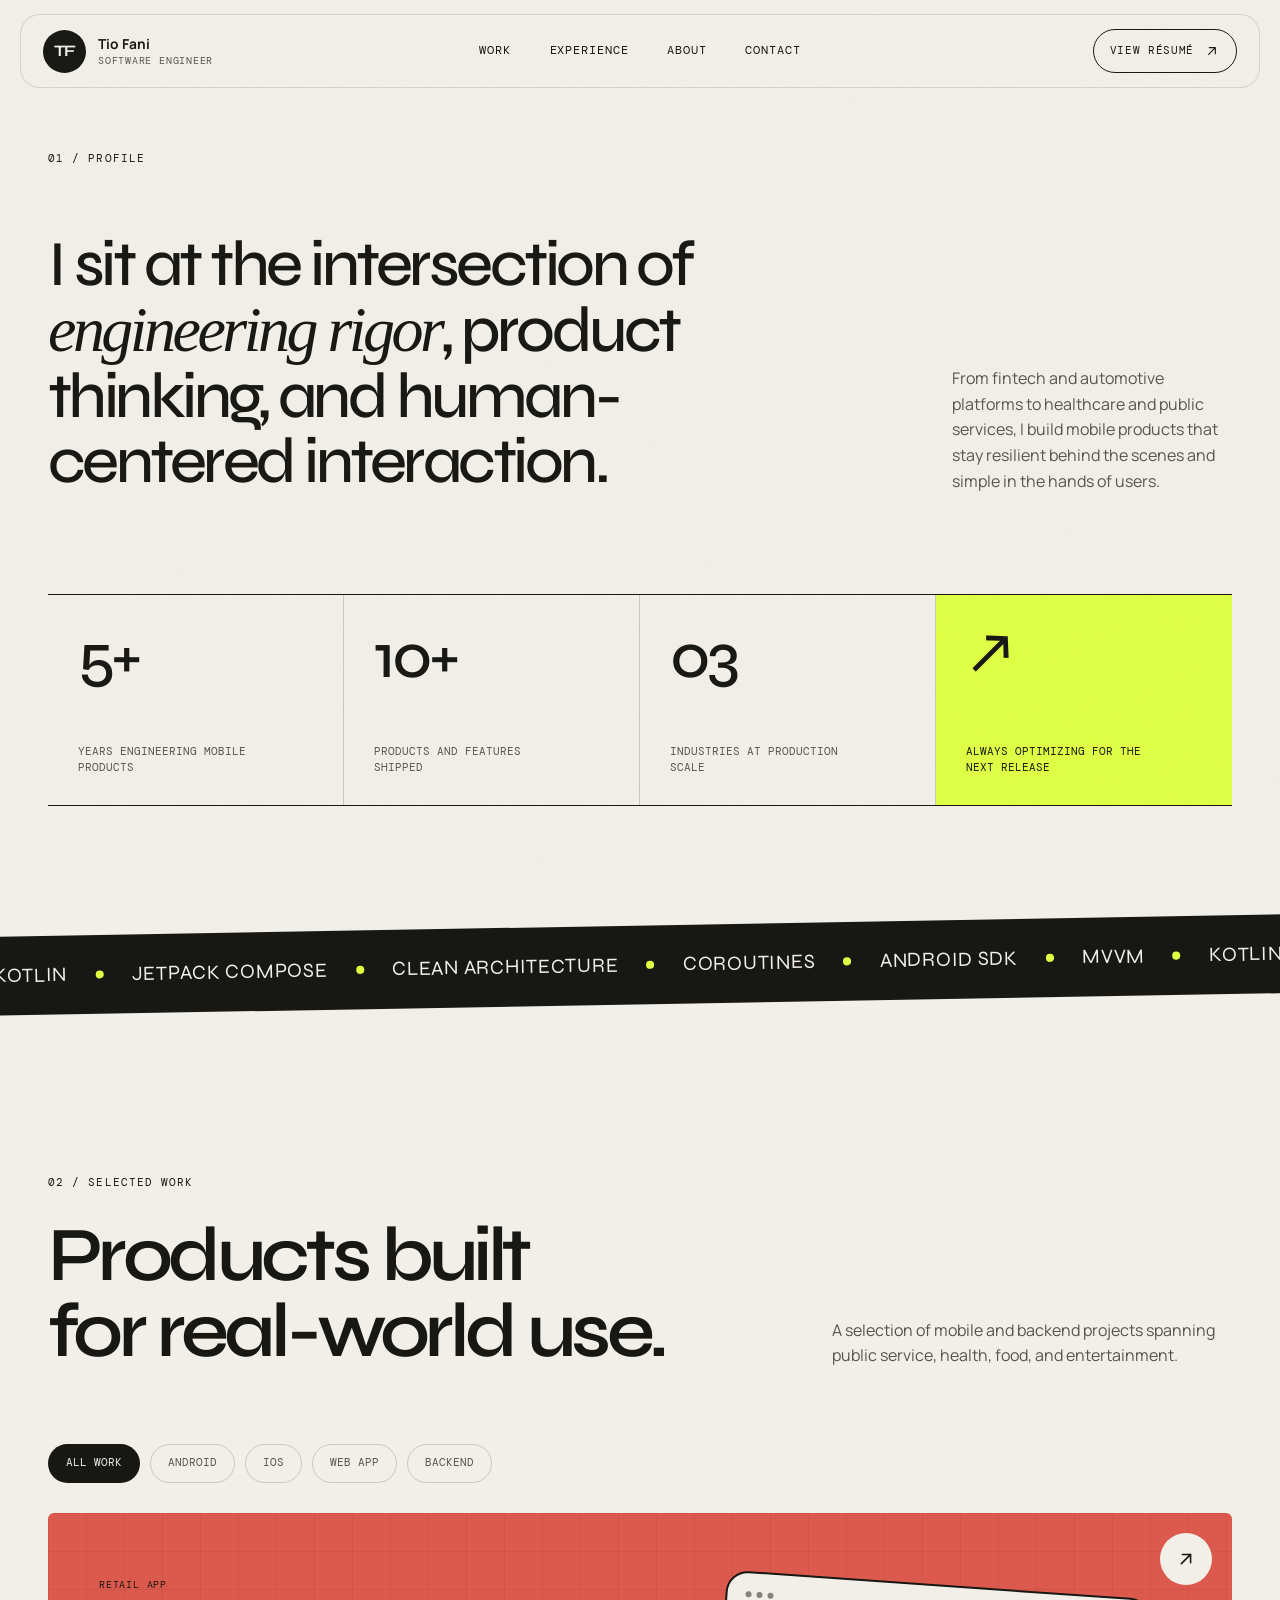
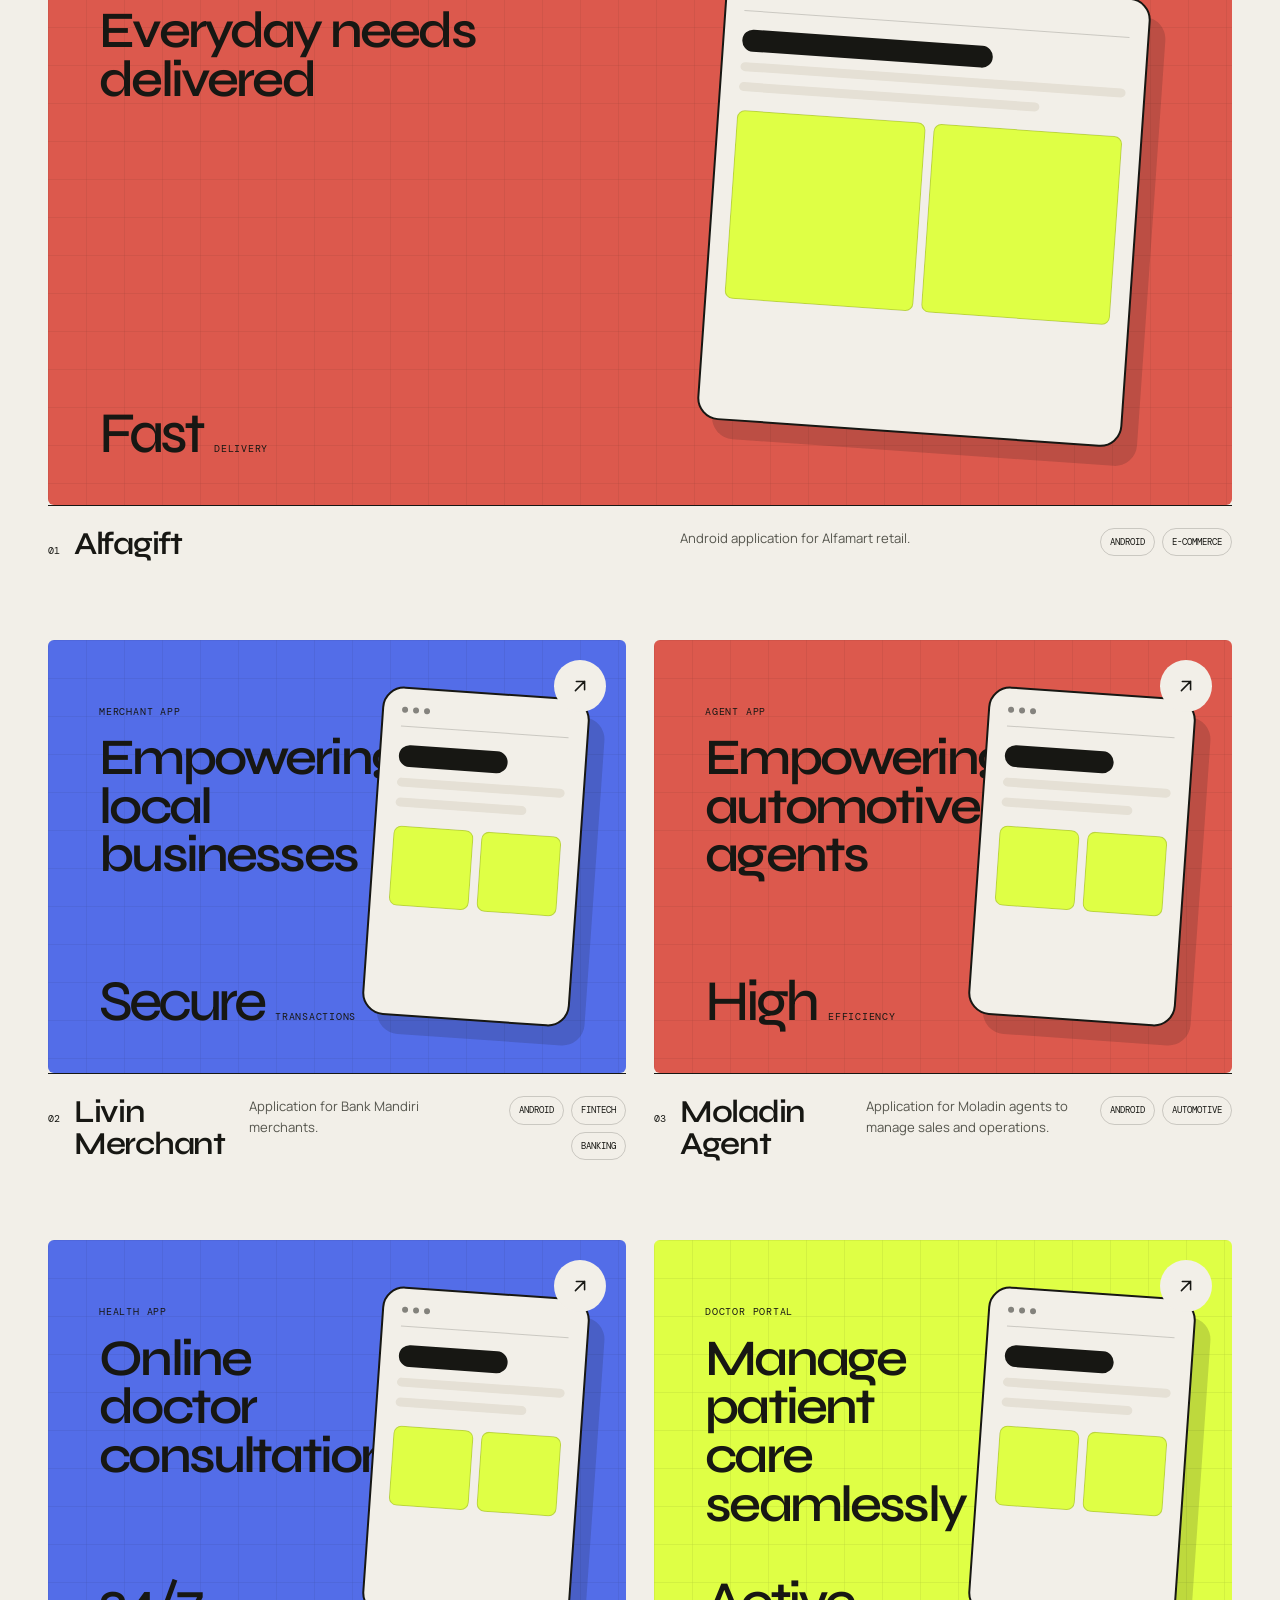
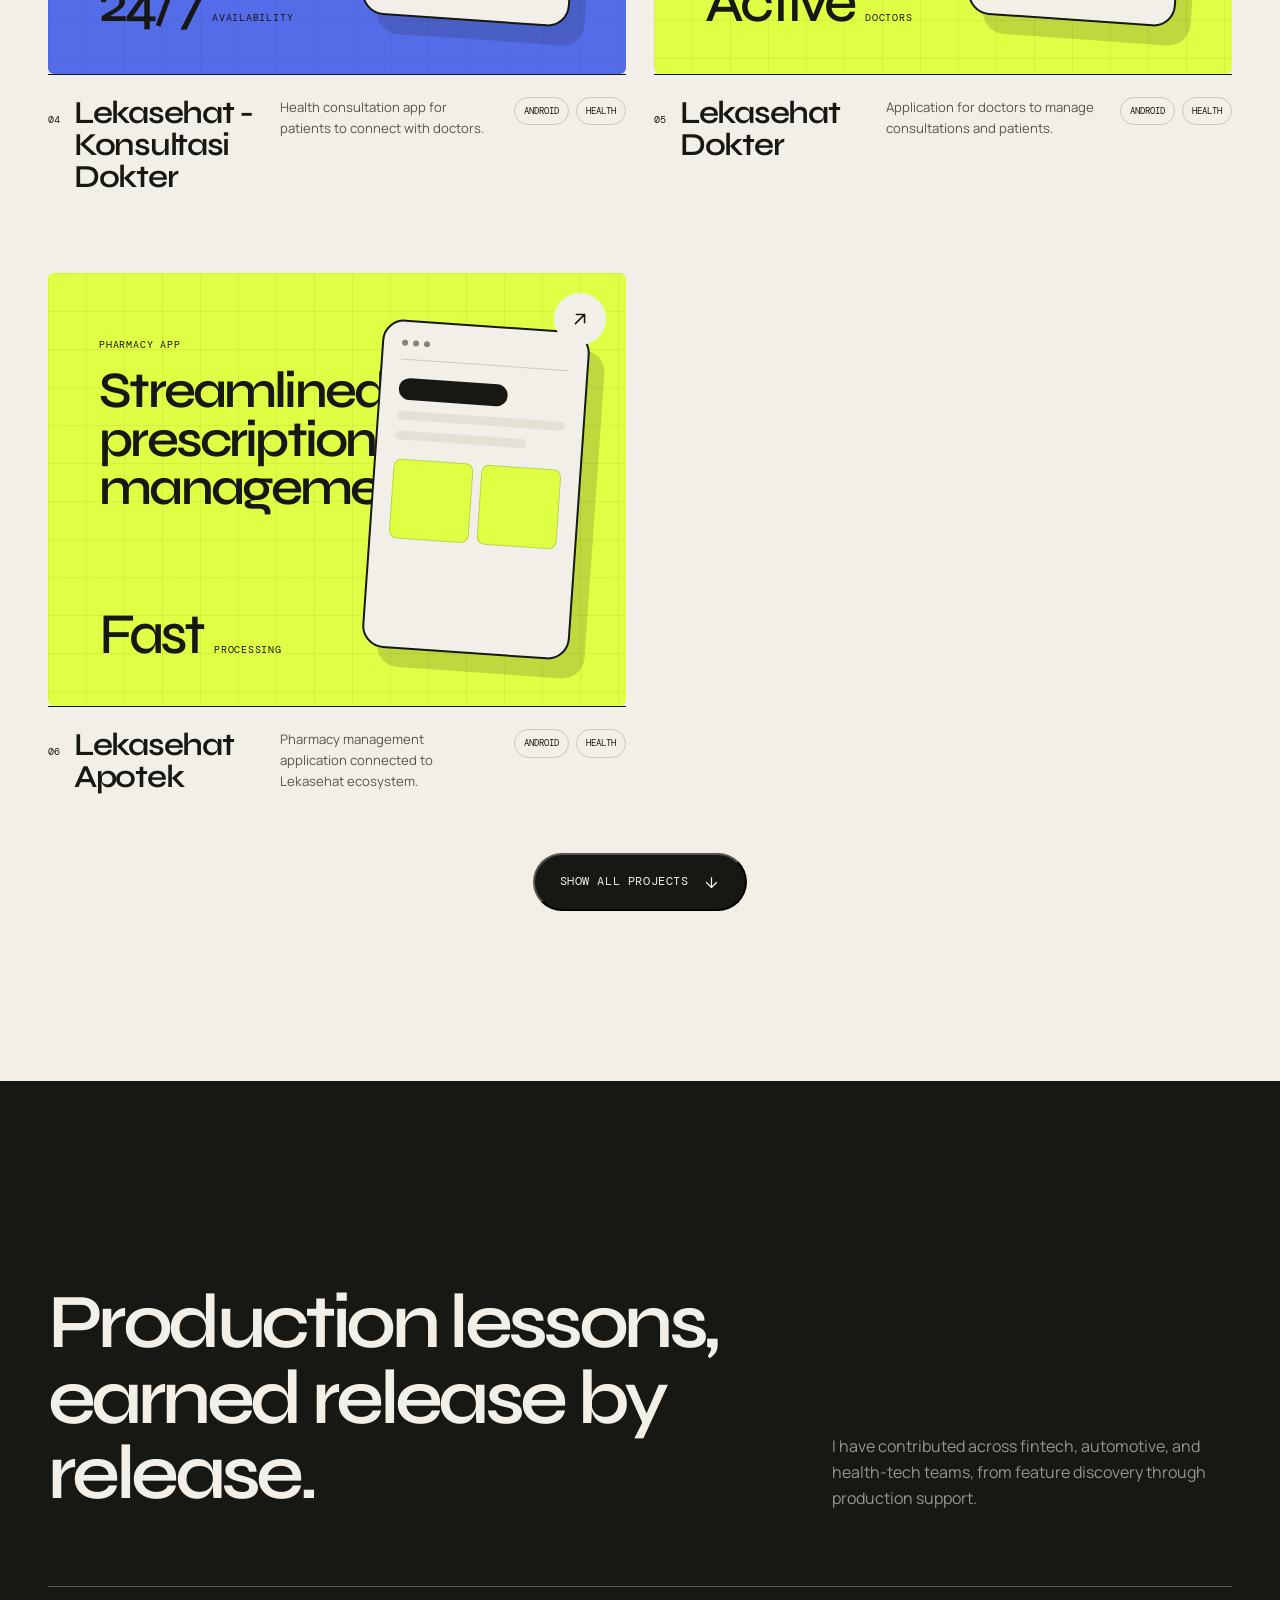
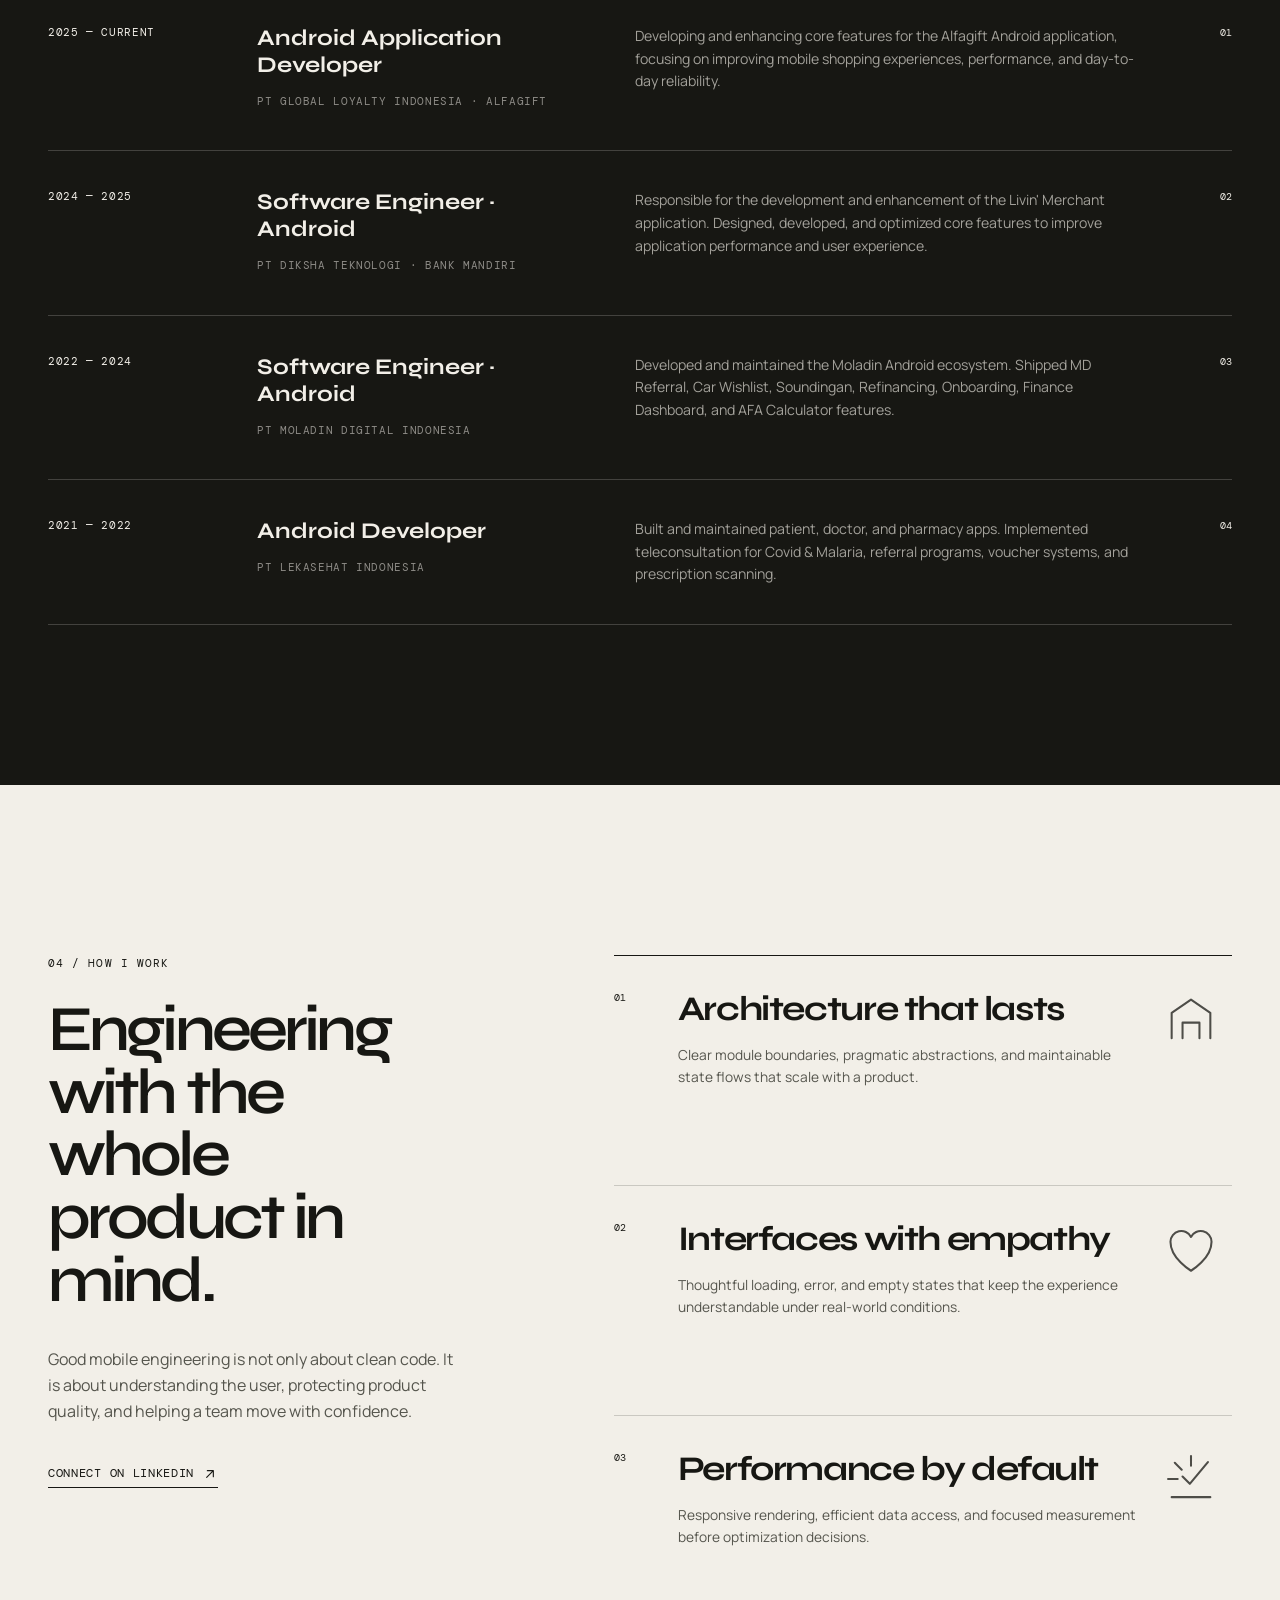
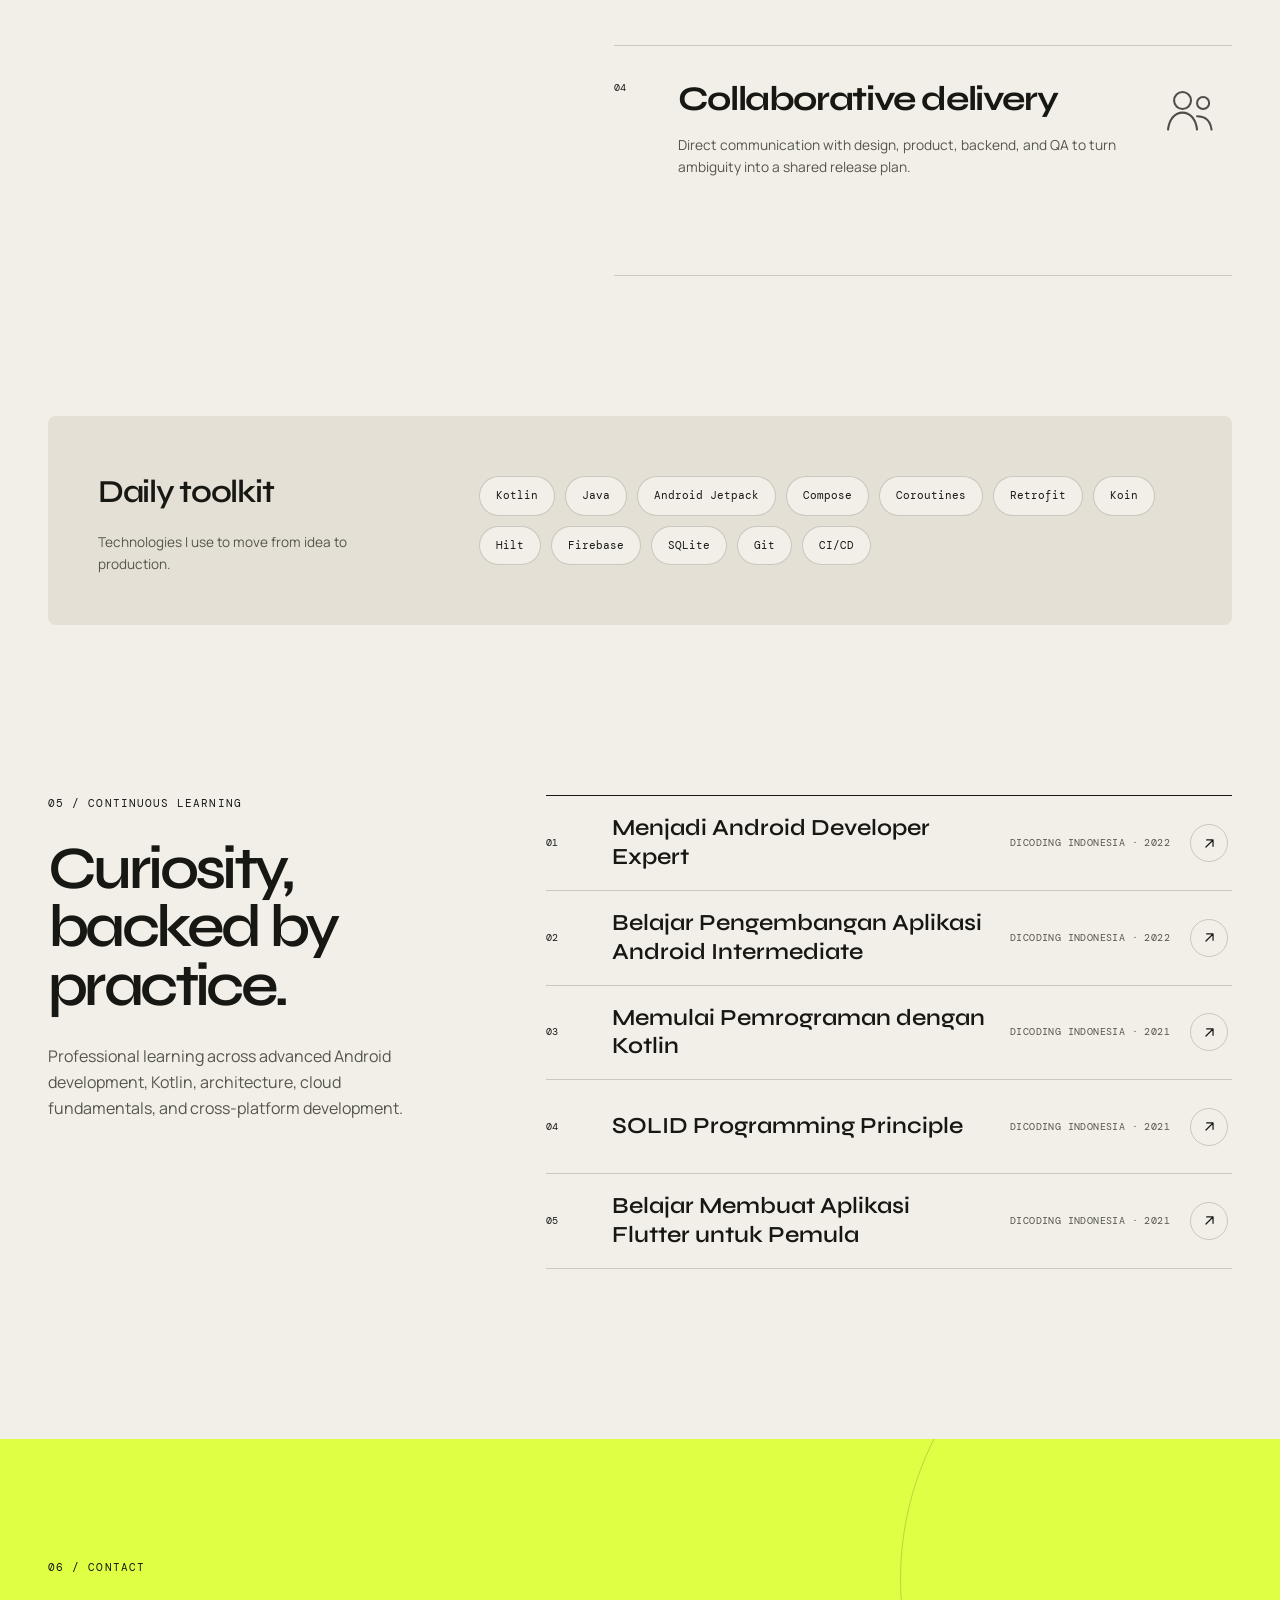
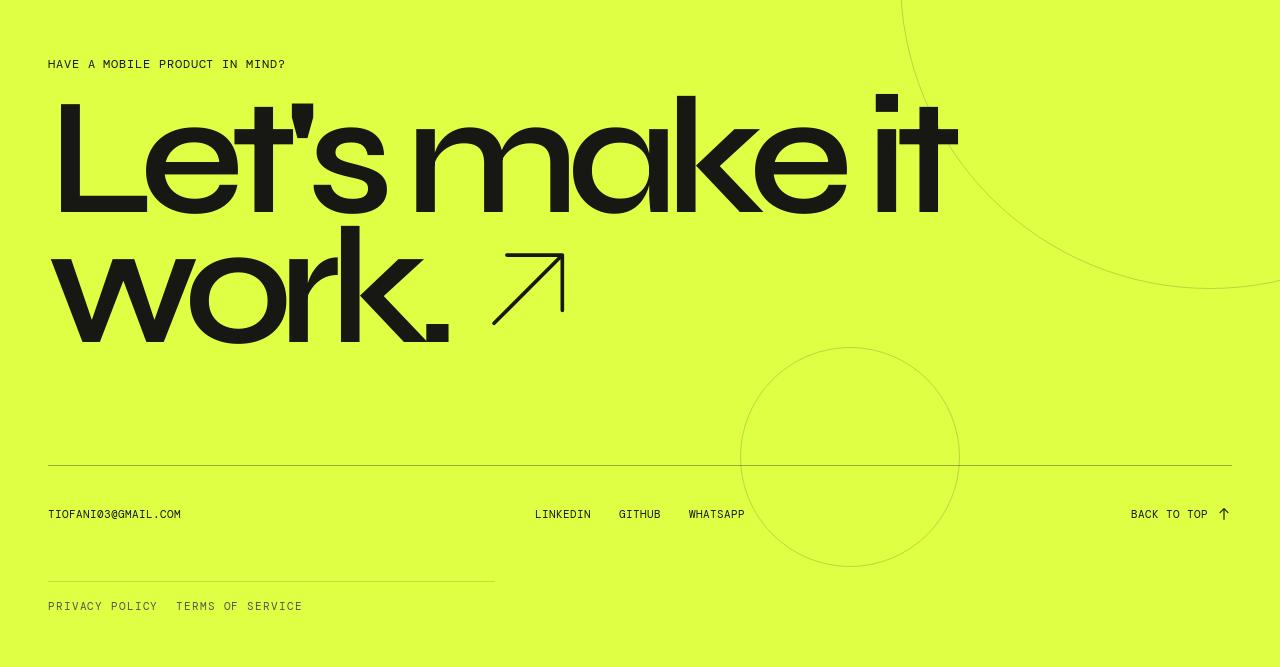
<file: index.html>
<!doctype html>
<html lang="en">
<head>
    <meta charset="UTF-8"/>
    <meta name="viewport" content="width=device-width, initial-scale=1"/>
    <meta
            name="description"
            content="Tio Fani is an Android-focused software engineer building reliable, thoughtful mobile products."/>
    <meta name="theme-color" content="#f2efe8"/>

    <title>Tio Fani — Android Software Engineer</title>

    <link rel="icon" type="image/svg+xml" href="data:image/svg+xml,<svg xmlns='http://www.w3.org/2000/svg' viewBox='0 0 100 100'><circle cx='50' cy='50' r='50' fill='%23171713'/><text x='50' y='50' font-family='system-ui, sans-serif' font-weight='bold' font-size='48' fill='%23f2efe8' text-anchor='middle' dominant-baseline='central' letter-spacing='-4'>TF</text></svg>"/>
    <link rel="preconnect" href="https://fonts.googleapis.com"/>
    <link rel="preconnect" href="https://fonts.gstatic.com" crossorigin/>
    <link
            href="https://fonts.googleapis.com/css2?family=DM+Mono:wght@300;400;500&family=Manrope:wght@400;500;600;700&family=Syne:wght@500;600;700&display=swap"
            rel="stylesheet"/>
    <link rel="stylesheet" href="assets/css/portfolio.css"/>
</head>

<body>
<div class="scroll-progress" aria-hidden="true"></div>
<div class="noise" aria-hidden="true"></div>
<div class="cursor-glow" aria-hidden="true"></div>

<header class="site-header" data-header>
    <a class="brand" href="#top" aria-label="Tio Fani, back to top">
        <span class="brand-mark">TF</span>
        <span class="brand-copy">
          <strong data-profile-name>Tio Fani</strong>
          <span data-profile-role>Android Engineer</span>
        </span>
    </a>

    <nav class="desktop-nav" aria-label="Primary navigation">
        <a href="#work">Work</a>
        <a href="#experience">Experience</a>
        <a href="#about">About</a>
        <a href="#contact">Contact</a>
    </nav>

    <a
            class="header-cta magnetic"
            href="assets/pdf/cv_tio.pdf"
            data-profile-resume
            target="_blank">
        <span>View résumé</span>
        <svg viewBox="0 0 24 24" aria-hidden="true">
            <path d="M7 17 17 7M8 7h9v9"/>
        </svg>
    </a>

    <button
            class="menu-button"
            type="button"
            aria-label="Open navigation"
            aria-expanded="false"
            data-menu-button>
        <span></span>
        <span></span>
    </button>
</header>

<div class="mobile-menu" data-mobile-menu>
    <nav aria-label="Mobile navigation">
        <a href="#work"><span>01</span> Work</a>
        <a href="#experience"><span>02</span> Experience</a>
        <a href="#about"><span>03</span> About</a>
        <a href="#contact"><span>04</span> Contact</a>
    </nav>
    <div class="mobile-menu-footer">
        <a href="mailto:tiofani03@gmail.com" data-profile-email
        >tiofani03@gmail.com</a
        >
        <span data-profile-location>Purwokerto, Indonesia</span>
    </div>
</div>

<main id="top">
    <section class="intro section-shell" id="intro">
        <div class="section-index reveal">01 / Profile</div>
        <div class="intro-statement">
            <p class="statement reveal">
                I sit at the intersection of
                <span>engineering rigor</span>, product thinking, and human-centered
                interaction.
            </p>
            <p class="intro-detail reveal">
                From fintech and automotive platforms to healthcare and public
                services, I build mobile products that stay resilient behind the
                scenes and simple in the hands of users.
            </p>
        </div>

        <div class="metric-grid" data-metrics>
            <article class="metric-card metric-card-accent reveal">
                <span class="metric-symbol">↗</span>
                <span>Always optimizing for the next release</span>
            </article>
        </div>
    </section>

    <div class="marquee" aria-label="Technology stack">
        <div class="marquee-track" data-technologies></div>
    </div>

    <section class="work section-shell" id="work">
        <div class="section-heading">
            <div>
                <div class="section-index reveal">02 / Selected work</div>
                <h2 class="reveal">Products built<br/>for real-world use.</h2>
            </div>
            <p class="reveal">
                A selection of mobile and backend projects spanning public service,
                health, food, and entertainment.
            </p>
        </div>

        <div class="project-filters reveal" role="group" aria-label="Filter projects">
            <button class="is-active" type="button" data-filter="all">All work</button>
            <button type="button" data-filter="android">Android</button>
            <button type="button" data-filter="ios">iOS</button>
            <button type="button" data-filter="web">Web App</button>
            <button type="button" data-filter="backend">Backend</button>
        </div>

        <div class="project-grid" data-projects></div>

        <div class="project-actions" style="margin-top: 60px; text-align: center;">
            <button class="button button-dark reveal" type="button" data-show-all style="display: none;">
                <span>Show all projects</span>
                <svg viewBox="0 0 24 24" aria-hidden="true" fill="none" stroke="currentColor" stroke-width="2">
                    <path d="M12 5v14M5 12l7 7 7-7"/>
                </svg>
            </button>
        </div>
    </section>

    <section class="experience" id="experience">
        <div class="section-shell">
            <div class="section-heading section-heading-light">
                <div>
                    <div class="section-index reveal">03 / Experience</div>
                    <h2 class="reveal">Production lessons,<br/>earned release by release.</h2>
                </div>
                <p class="reveal">
                    I have contributed across fintech, automotive, and health-tech
                    teams, from feature discovery through production support.
                </p>
            </div>

            <div class="experience-list" data-experience></div>
        </div>
    </section>

    <section class="about section-shell" id="about">
        <div class="about-grid">
            <div class="about-sticky">
                <div class="section-index reveal">04 / How I work</div>
                <h2 class="reveal">Engineering with the whole product in mind.</h2>
                <p class="reveal">
                    Good mobile engineering is not only about clean code. It is about
                    understanding the user, protecting product quality, and helping a
                    team move with confidence.
                </p>
                <a
                        class="text-link reveal"
                        href="https://linkedin.com/in/tiofani03"
                        data-profile-linkedin
                        target="_blank"
                        rel="noreferrer">
                    Connect on LinkedIn
                    <svg viewBox="0 0 24 24" aria-hidden="true">
                        <path d="M7 17 17 7M8 7h9v9"/>
                    </svg>
                </a>
            </div>

            <div class="principles" data-principles></div>
        </div>

        <div class="toolkit reveal">
            <div class="toolkit-heading">
                <span>Daily toolkit</span>
                <p>Technologies I use to move from idea to production.</p>
            </div>
            <div class="tool-list" data-toolkit></div>
        </div>
    </section>

    <section class="credentials section-shell" id="credentials">
        <div class="credentials-copy">
            <div class="section-index reveal">05 / Continuous learning</div>
            <h2 class="reveal">Curiosity, backed by practice.</h2>
            <p class="reveal">
                Professional learning across advanced Android development, Kotlin,
                architecture, cloud fundamentals, and cross-platform development.
            </p>
        </div>

        <div class="certificate-list reveal" data-certificates></div>
    </section>

    <section class="contact" id="contact">
        <div class="contact-shape shape-one" aria-hidden="true"></div>
        <div class="contact-shape shape-two" aria-hidden="true"></div>
        <div class="section-shell contact-inner">
            <div class="section-index reveal">06 / Contact</div>
            <p class="contact-kicker reveal">Have a mobile product in mind?</p>
            <a
                    class="contact-title reveal"
                    href="mailto:tiofani03@gmail.com"
                    data-profile-email-link>
                Let's make it
                <span>
              work.
              <svg viewBox="0 0 48 48" aria-hidden="true">
                <path d="M8 40 40 8M14 8h26v26"/>
              </svg>
            </span>
            </a>

            <div class="contact-footer reveal">
                <a href="mailto:tiofani03@gmail.com" data-profile-email
                >tiofani03@gmail.com</a
                >
                <div class="social-row">
                    <a
                            href="https://linkedin.com/in/tiofani03"
                            data-profile-linkedin
                            target="_blank"
                            rel="noreferrer">LinkedIn</a>
                    <a
                            href="https://github.com/tiofani03"
                            data-profile-github
                            target="_blank"
                            rel="noreferrer">GitHub</a>
                    <a
                            href="https://wa.me/6282137138344"
                            data-profile-whatsapp
                            target="_blank"
                            rel="noreferrer">WhatsApp</a>
                </div>
                <a class="back-to-top" href="#top">
                    Back to top
                    <svg viewBox="0 0 24 24" aria-hidden="true">
                        <path d="M12 20V4M6 10l6-6 6 6"/>
                    </svg>
                </a>
                <div class="legal-row">
                    <a href="/privacy/">Privacy Policy</a>
                    <a href="/terms/">Terms of Service</a>
                </div>
            </div>
        </div>
    </section>
</main>
<script src="assets/js/portfolio.js"></script>
</body>
</html>
</file>
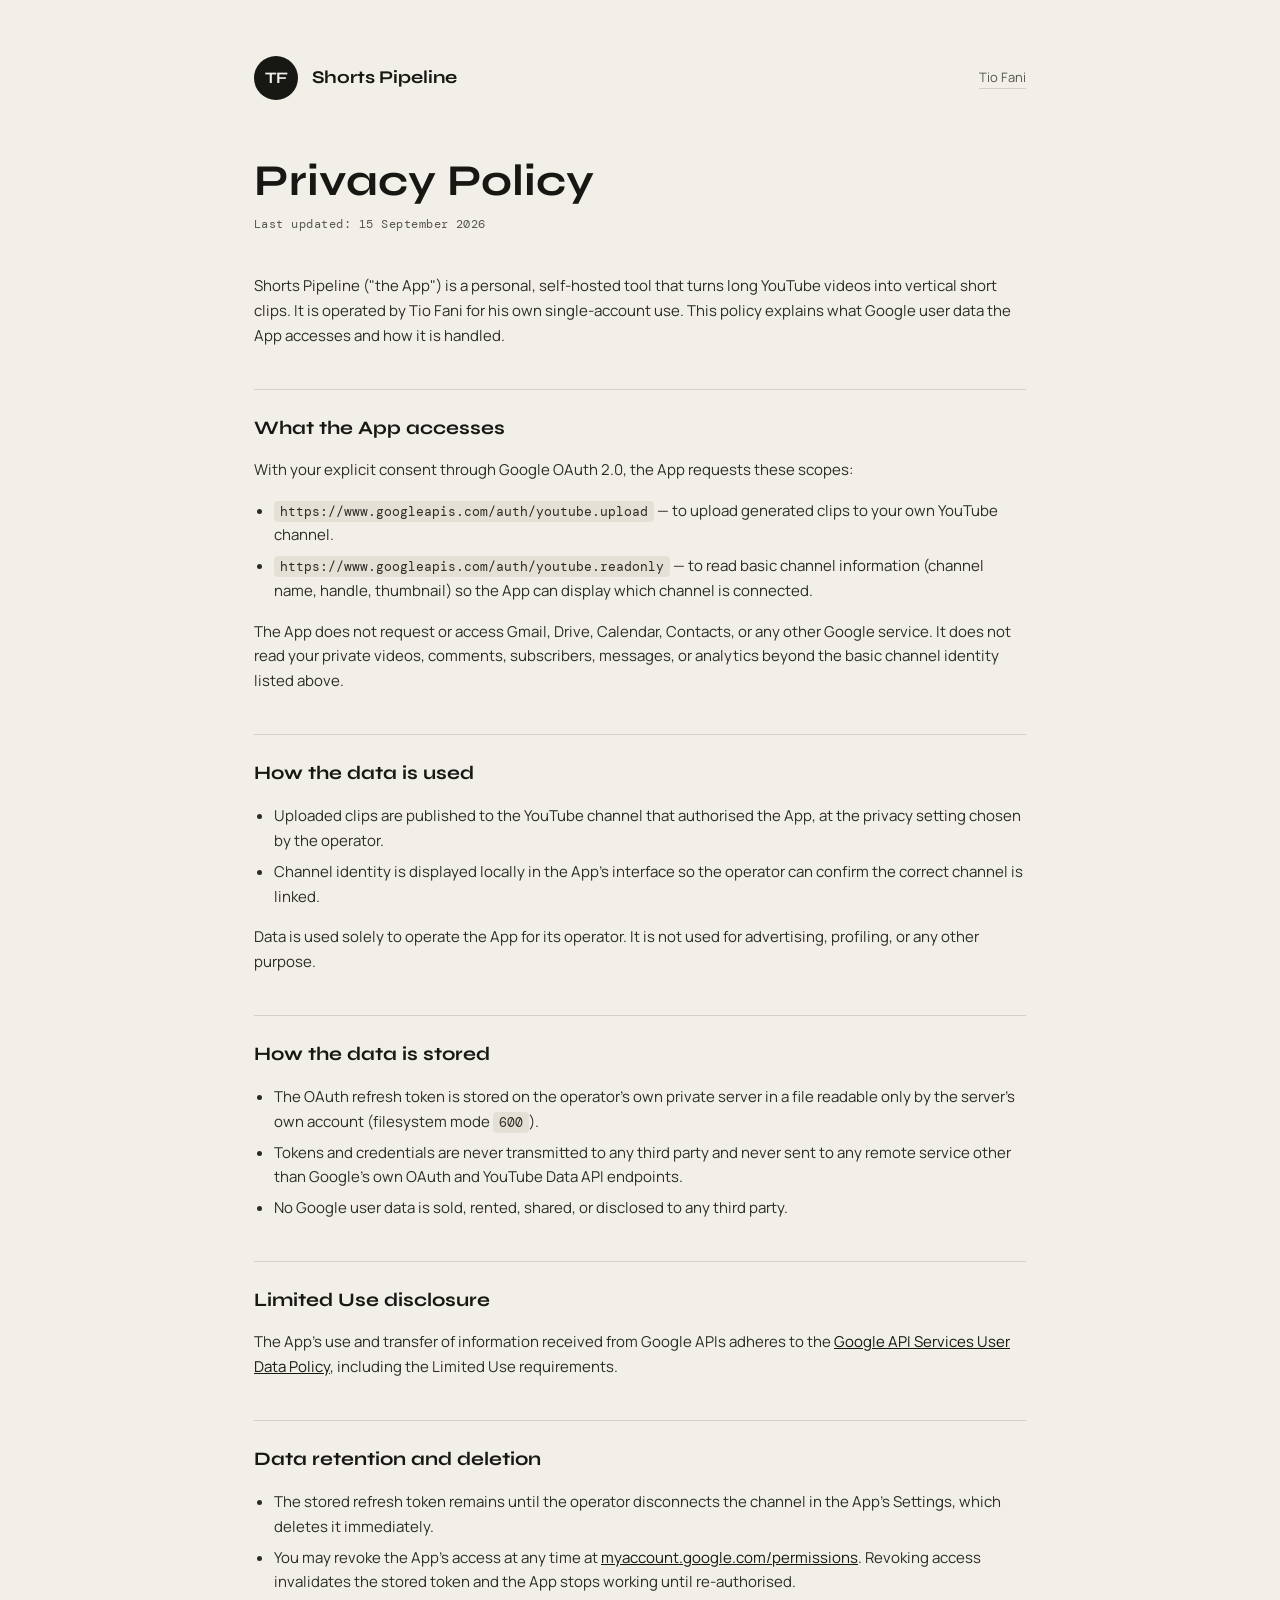
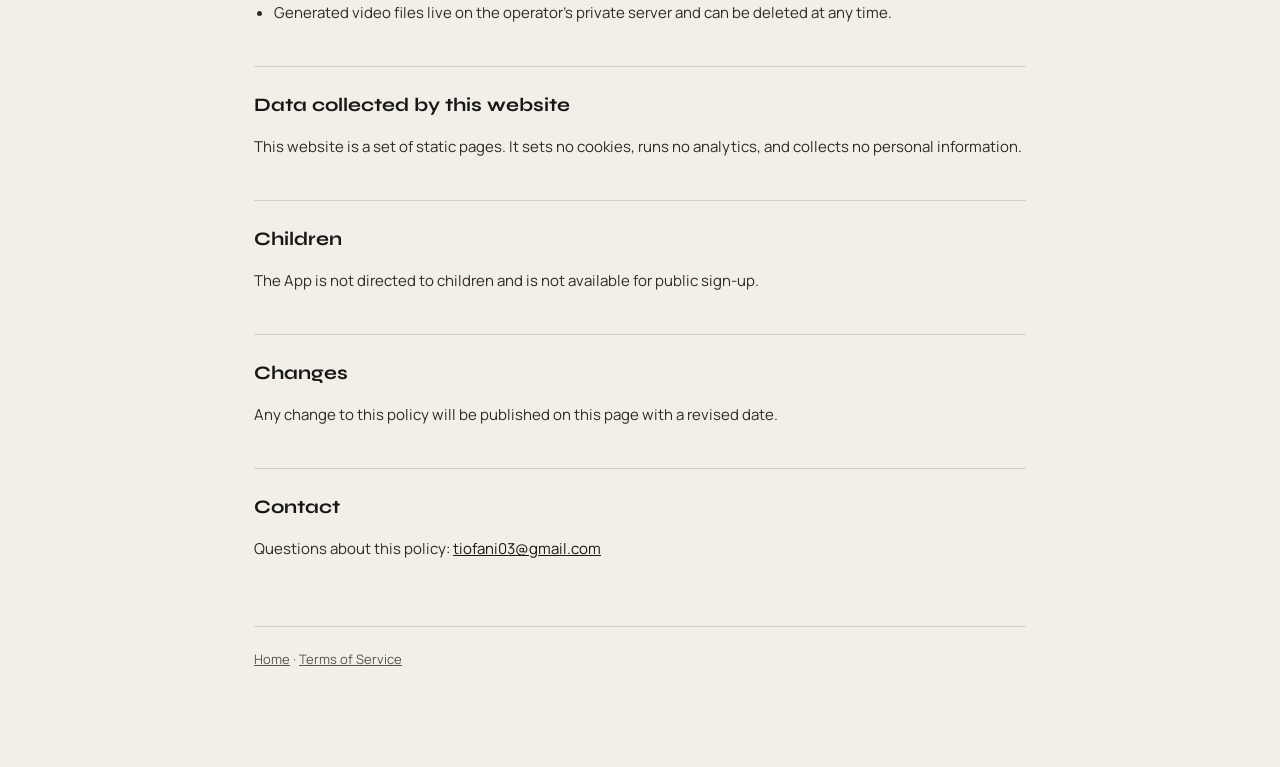
<file: privacy/index.html>
<!doctype html>
<html lang="en">
<head>
    <meta charset="UTF-8"/>
    <meta name="viewport" content="width=device-width, initial-scale=1"/>
    <meta name="description" content="Privacy policy for Shorts Pipeline, a self-hosted personal YouTube clipping tool."/>
    <meta name="theme-color" content="#f2efe8"/>
    <title>Privacy Policy — Shorts Pipeline</title>
    <link rel="preconnect" href="https://fonts.googleapis.com"/>
    <link rel="preconnect" href="https://fonts.gstatic.com" crossorigin/>
    <link href="https://fonts.googleapis.com/css2?family=DM+Mono:wght@300;400;500&family=Manrope:wght@400;500;600;700&family=Syne:wght@500;600;700&display=swap" rel="stylesheet"/>
    <style>
        :root { --paper:#f2efe8; --paper-deep:#e5e0d5; --ink:#171713; --ink-soft:#55554d; --line:rgba(23,23,19,.14) }
        * { box-sizing:border-box }
        body { margin:0; background:var(--paper); color:var(--ink); font-family:Manrope,system-ui,sans-serif; line-height:1.65 }
        .wrap { max-width:820px; margin:0 auto; padding:56px 24px 96px }
        header.site { display:flex; align-items:center; gap:14px; margin-bottom:56px }
        .mark { width:44px; height:44px; border-radius:50%; background:var(--ink); color:var(--paper); display:grid; place-items:center; font-family:Syne,sans-serif; font-weight:700; letter-spacing:-1px }
        header.site strong { font-family:Syne,sans-serif; font-size:18px }
        header.site a.home { margin-left:auto; font-size:13px; color:var(--ink-soft); text-decoration:none; border-bottom:1px solid var(--line) }
        h1 { font-family:Syne,sans-serif; font-size:clamp(30px,5vw,44px); line-height:1.15; margin:0 0 8px }
        .updated { font-family:"DM Mono",monospace; font-size:12px; color:var(--ink-soft); letter-spacing:.04em; margin-bottom:40px }
        h2 { font-family:Syne,sans-serif; font-size:19px; margin:40px 0 10px; padding-top:22px; border-top:1px solid var(--line) }
        p, li { font-size:15px; color:#2c2c26 }
        ul { padding-left:20px }
        li { margin-bottom:6px }
        a { color:var(--ink) }
        code { font-family:"DM Mono",monospace; font-size:13px; background:var(--paper-deep); padding:2px 6px; border-radius:4px }
        footer.page { margin-top:64px; padding-top:22px; border-top:1px solid var(--line); font-size:13px; color:var(--ink-soft) }
        footer.page a { color:var(--ink-soft) }
    </style>
</head>
<body>
<div class="wrap">
    <header class="site">
        <span class="mark">TF</span>
        <strong>Shorts Pipeline</strong>
        <a class="home" href="https://tiofani03.github.io/">Tio Fani</a>
    </header>

    <h1>Privacy Policy</h1>
    <div class="updated">Last updated: 15 September 2026</div>

    <p>
        Shorts Pipeline ("the App") is a personal, self-hosted tool that turns long
        YouTube videos into vertical short clips. It is operated by Tio Fani for his
        own single-account use. This policy explains what Google user data the App
        accesses and how it is handled.
    </p>

    <h2>What the App accesses</h2>
    <p>With your explicit consent through Google OAuth 2.0, the App requests these scopes:</p>
    <ul>
        <li><code>https://www.googleapis.com/auth/youtube.upload</code> — to upload generated clips to your own YouTube channel.</li>
        <li><code>https://www.googleapis.com/auth/youtube.readonly</code> — to read basic channel information (channel name, handle, thumbnail) so the App can display which channel is connected.</li>
    </ul>
    <p>
        The App does not request or access Gmail, Drive, Calendar, Contacts, or any other
        Google service. It does not read your private videos, comments, subscribers,
        messages, or analytics beyond the basic channel identity listed above.
    </p>

    <h2>How the data is used</h2>
    <ul>
        <li>Uploaded clips are published to the YouTube channel that authorised the App, at the privacy setting chosen by the operator.</li>
        <li>Channel identity is displayed locally in the App's interface so the operator can confirm the correct channel is linked.</li>
    </ul>
    <p>Data is used solely to operate the App for its operator. It is not used for advertising, profiling, or any other purpose.</p>

    <h2>How the data is stored</h2>
    <ul>
        <li>The OAuth refresh token is stored on the operator's own private server in a file readable only by the server's own account (filesystem mode <code>600</code>).</li>
        <li>Tokens and credentials are never transmitted to any third party and never sent to any remote service other than Google's own OAuth and YouTube Data API endpoints.</li>
        <li>No Google user data is sold, rented, shared, or disclosed to any third party.</li>
    </ul>

    <h2>Limited Use disclosure</h2>
    <p>
        The App's use and transfer of information received from Google APIs adheres to the
        <a href="https://developers.google.com/terms/api-services-user-data-policy" target="_blank" rel="noreferrer">Google API Services User Data Policy</a>,
        including the Limited Use requirements.
    </p>

    <h2>Data retention and deletion</h2>
    <ul>
        <li>The stored refresh token remains until the operator disconnects the channel in the App's Settings, which deletes it immediately.</li>
        <li>You may revoke the App's access at any time at <a href="https://myaccount.google.com/permissions" target="_blank" rel="noreferrer">myaccount.google.com/permissions</a>. Revoking access invalidates the stored token and the App stops working until re-authorised.</li>
        <li>Generated video files live on the operator's private server and can be deleted at any time.</li>
    </ul>

    <h2>Data collected by this website</h2>
    <p>This website is a set of static pages. It sets no cookies, runs no analytics, and collects no personal information.</p>

    <h2>Children</h2>
    <p>The App is not directed to children and is not available for public sign-up.</p>

    <h2>Changes</h2>
    <p>Any change to this policy will be published on this page with a revised date.</p>

    <h2>Contact</h2>
    <p>Questions about this policy: <a href="mailto:tiofani03@gmail.com">tiofani03@gmail.com</a></p>

    <footer class="page">
        <a href="https://tiofani03.github.io/">Home</a> ·
        <a href="https://tiofani03.github.io/terms/">Terms of Service</a>
    </footer>
</div>
</body>
</html>
</file>
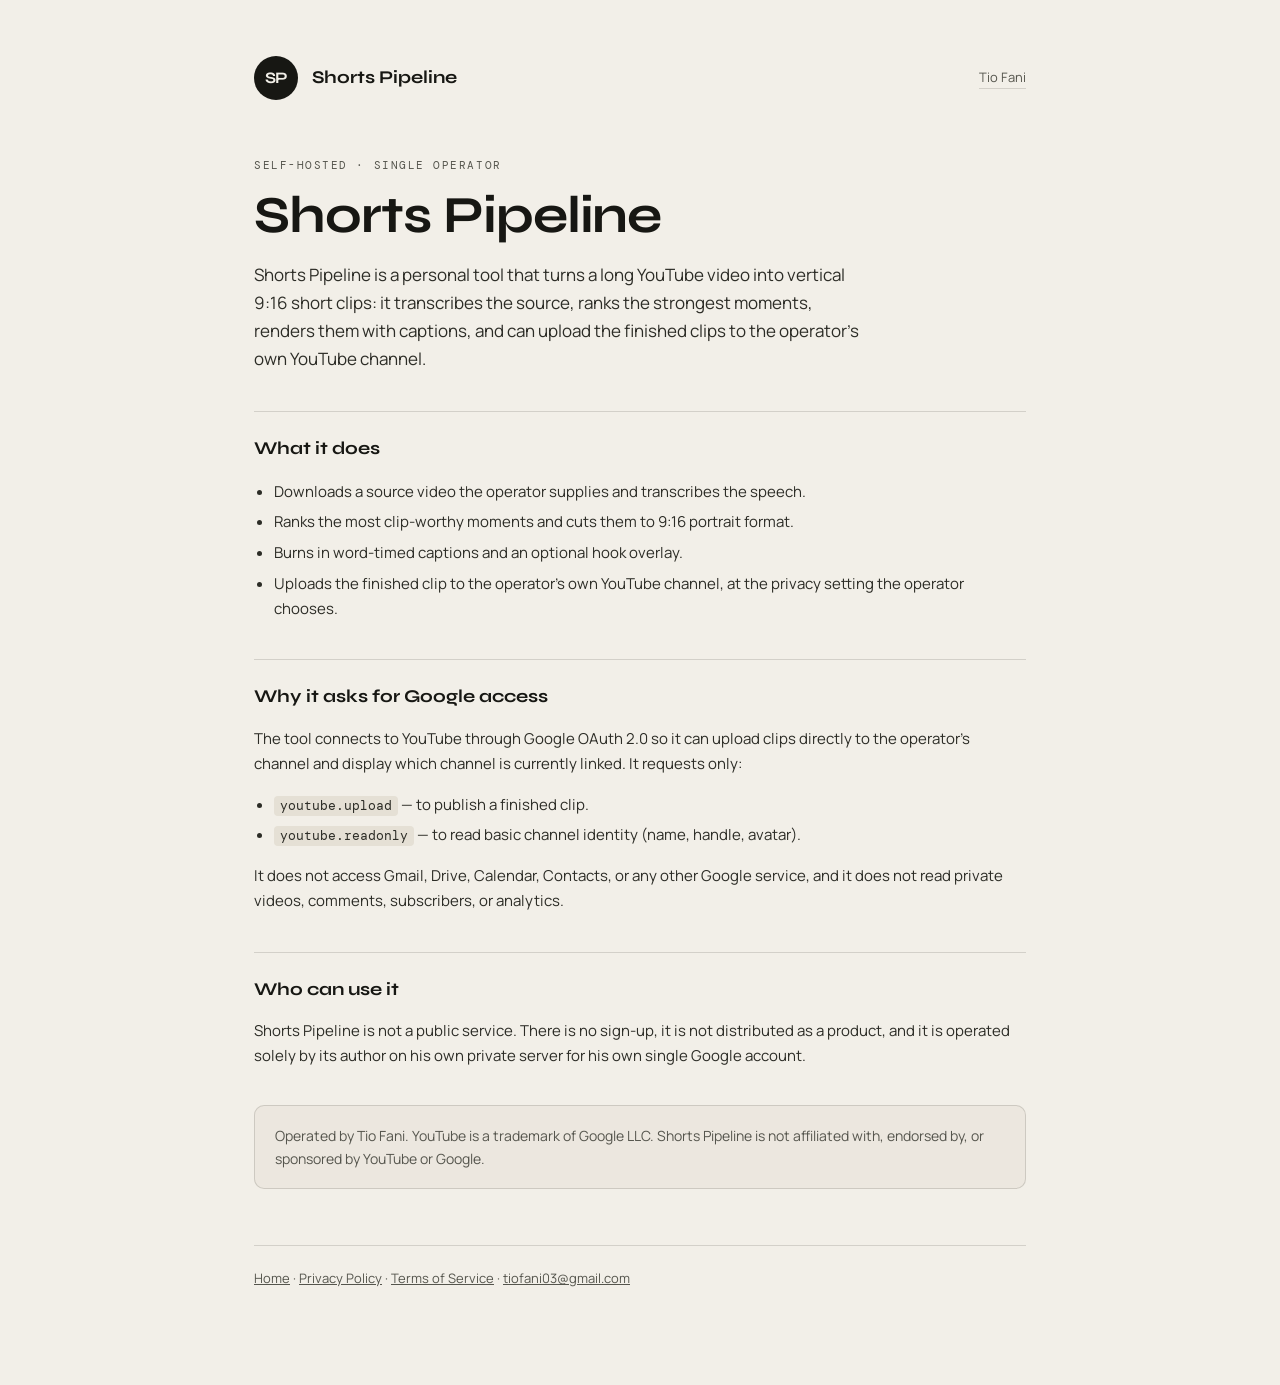
<file: shorts-pipeline/index.html>
<!doctype html>
<html lang="en">
<head>
    <meta charset="UTF-8"/>
    <meta name="viewport" content="width=device-width, initial-scale=1"/>
    <meta name="description" content="Shorts Pipeline — a self-hosted tool that turns long YouTube videos into vertical short clips."/>
    <meta name="theme-color" content="#f2efe8"/>
    <title>Shorts Pipeline</title>
    <link rel="preconnect" href="https://fonts.googleapis.com"/>
    <link rel="preconnect" href="https://fonts.gstatic.com" crossorigin/>
    <link href="https://fonts.googleapis.com/css2?family=DM+Mono:wght@300;400;500&family=Manrope:wght@400;500;600;700&family=Syne:wght@500;600;700&display=swap" rel="stylesheet"/>
    <style>
        :root { --paper:#f2efe8; --paper-deep:#e5e0d5; --ink:#171713; --ink-soft:#55554d; --line:rgba(23,23,19,.14) }
        * { box-sizing:border-box }
        body { margin:0; background:var(--paper); color:var(--ink); font-family:Manrope,system-ui,sans-serif; line-height:1.65 }
        .wrap { max-width:820px; margin:0 auto; padding:56px 24px 96px }
        header.site { display:flex; align-items:center; gap:14px; margin-bottom:56px }
        .mark { width:44px; height:44px; border-radius:50%; background:var(--ink); color:var(--paper); display:grid; place-items:center; font-family:Syne,sans-serif; font-weight:700; letter-spacing:-1px }
        header.site strong { font-family:Syne,sans-serif; font-size:18px }
        header.site a.home { margin-left:auto; font-size:13px; color:var(--ink-soft); text-decoration:none; border-bottom:1px solid var(--line) }
        .kicker { font-family:"DM Mono",monospace; font-size:11px; letter-spacing:.14em; text-transform:uppercase; color:var(--ink-soft); margin-bottom:14px }
        h1 { font-family:Syne,sans-serif; font-size:clamp(34px,6vw,52px); line-height:1.05; margin:0 0 18px; letter-spacing:-.02em }
        .lede { font-size:17px; color:#2c2c26; max-width:620px; margin:0 0 36px }
        h2 { font-family:Syne,sans-serif; font-size:18px; margin:38px 0 10px; padding-top:22px; border-top:1px solid var(--line) }
        p, li { font-size:15px; color:#2c2c26 }
        ul { padding-left:20px }
        li { margin-bottom:6px }
        a { color:var(--ink) }
        code { font-family:"DM Mono",monospace; font-size:12.5px; background:var(--paper-deep); padding:2px 6px; border-radius:4px }
        .note { margin-top:36px; padding:18px 20px; border:1px solid var(--line); border-radius:10px; background:rgba(229,224,213,.5); font-size:14px; color:var(--ink-soft) }
        footer.page { margin-top:56px; padding-top:22px; border-top:1px solid var(--line); font-size:13px; color:var(--ink-soft) }
        footer.page a { color:var(--ink-soft) }
    </style>
</head>
<body>
<div class="wrap">
    <header class="site">
        <span class="mark">SP</span>
        <strong>Shorts Pipeline</strong>
        <a class="home" href="https://tiofani03.github.io/">Tio Fani</a>
    </header>

    <div class="kicker">Self-hosted · single operator</div>
    <h1>Shorts Pipeline</h1>
    <p class="lede">
        Shorts Pipeline is a personal tool that turns a long YouTube video into vertical
        9:16 short clips: it transcribes the source, ranks the strongest moments, renders
        them with captions, and can upload the finished clips to the operator's own
        YouTube channel.
    </p>

    <h2>What it does</h2>
    <ul>
        <li>Downloads a source video the operator supplies and transcribes the speech.</li>
        <li>Ranks the most clip-worthy moments and cuts them to 9:16 portrait format.</li>
        <li>Burns in word-timed captions and an optional hook overlay.</li>
        <li>Uploads the finished clip to the operator's own YouTube channel, at the privacy setting the operator chooses.</li>
    </ul>

    <h2>Why it asks for Google access</h2>
    <p>
        The tool connects to YouTube through Google OAuth 2.0 so it can upload clips
        directly to the operator's channel and display which channel is currently linked.
        It requests only:
    </p>
    <ul>
        <li><code>youtube.upload</code> — to publish a finished clip.</li>
        <li><code>youtube.readonly</code> — to read basic channel identity (name, handle, avatar).</li>
    </ul>
    <p>
        It does not access Gmail, Drive, Calendar, Contacts, or any other Google service,
        and it does not read private videos, comments, subscribers, or analytics.
    </p>

    <h2>Who can use it</h2>
    <p>
        Shorts Pipeline is not a public service. There is no sign-up, it is not distributed
        as a product, and it is operated solely by its author on his own private server for
        his own single Google account.
    </p>

    <div class="note">
        Operated by Tio Fani. YouTube is a trademark of Google LLC. Shorts Pipeline is not
        affiliated with, endorsed by, or sponsored by YouTube or Google.
    </div>

    <footer class="page">
        <a href="https://tiofani03.github.io/">Home</a> ·
        <a href="https://tiofani03.github.io/privacy/">Privacy Policy</a> ·
        <a href="https://tiofani03.github.io/terms/">Terms of Service</a> ·
        <a href="mailto:tiofani03@gmail.com">tiofani03@gmail.com</a>
    </footer>
</div>
</body>
</html>
</file>
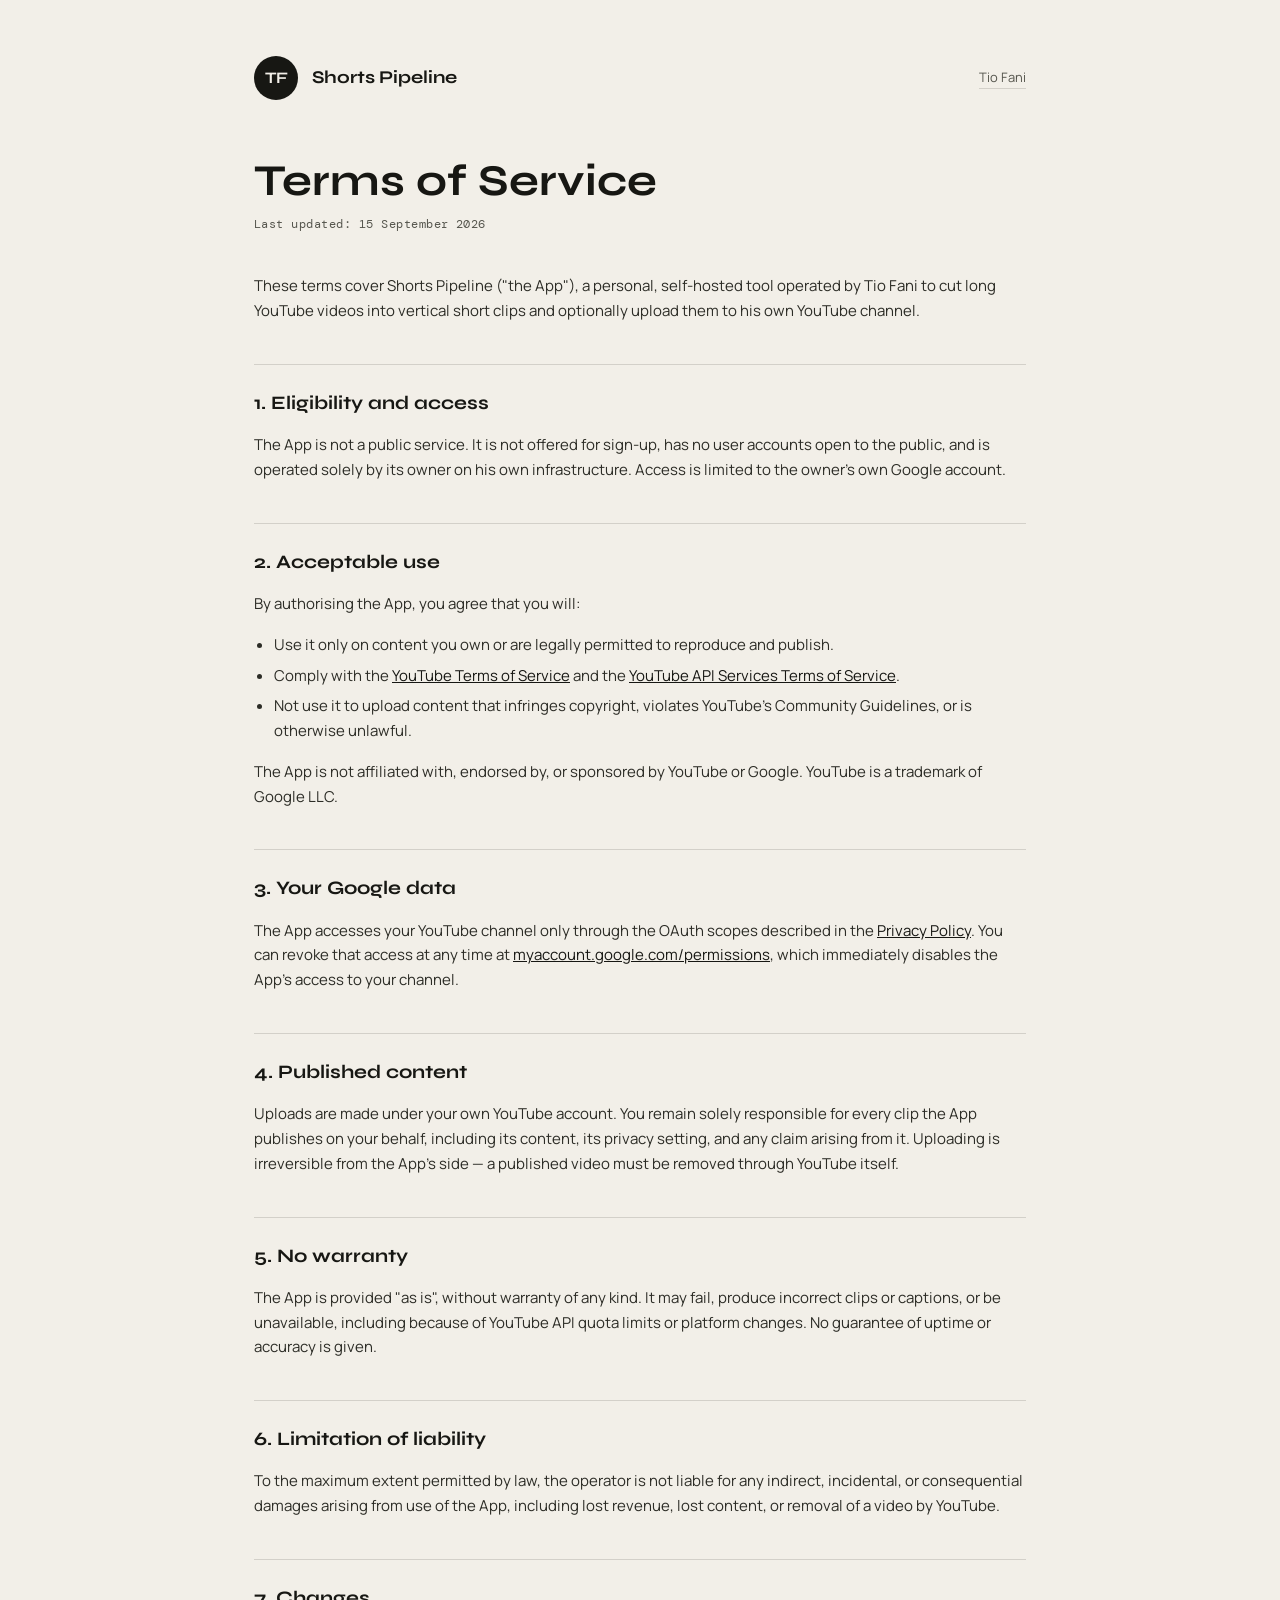
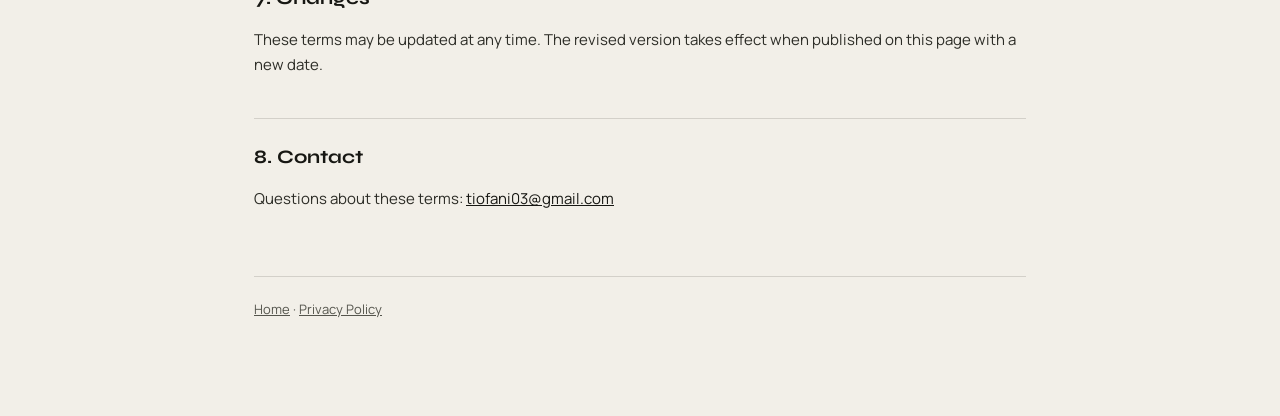
<file: terms/index.html>
<!doctype html>
<html lang="en">
<head>
    <meta charset="UTF-8"/>
    <meta name="viewport" content="width=device-width, initial-scale=1"/>
    <meta name="description" content="Terms of service for Shorts Pipeline, a self-hosted personal YouTube clipping tool."/>
    <meta name="theme-color" content="#f2efe8"/>
    <title>Terms of Service — Shorts Pipeline</title>
    <link rel="preconnect" href="https://fonts.googleapis.com"/>
    <link rel="preconnect" href="https://fonts.gstatic.com" crossorigin/>
    <link href="https://fonts.googleapis.com/css2?family=DM+Mono:wght@300;400;500&family=Manrope:wght@400;500;600;700&family=Syne:wght@500;600;700&display=swap" rel="stylesheet"/>
    <style>
        :root { --paper:#f2efe8; --paper-deep:#e5e0d5; --ink:#171713; --ink-soft:#55554d; --line:rgba(23,23,19,.14) }
        * { box-sizing:border-box }
        body { margin:0; background:var(--paper); color:var(--ink); font-family:Manrope,system-ui,sans-serif; line-height:1.65 }
        .wrap { max-width:820px; margin:0 auto; padding:56px 24px 96px }
        header.site { display:flex; align-items:center; gap:14px; margin-bottom:56px }
        .mark { width:44px; height:44px; border-radius:50%; background:var(--ink); color:var(--paper); display:grid; place-items:center; font-family:Syne,sans-serif; font-weight:700; letter-spacing:-1px }
        header.site strong { font-family:Syne,sans-serif; font-size:18px }
        header.site a.home { margin-left:auto; font-size:13px; color:var(--ink-soft); text-decoration:none; border-bottom:1px solid var(--line) }
        h1 { font-family:Syne,sans-serif; font-size:clamp(30px,5vw,44px); line-height:1.15; margin:0 0 8px }
        .updated { font-family:"DM Mono",monospace; font-size:12px; color:var(--ink-soft); letter-spacing:.04em; margin-bottom:40px }
        h2 { font-family:Syne,sans-serif; font-size:19px; margin:40px 0 10px; padding-top:22px; border-top:1px solid var(--line) }
        p, li { font-size:15px; color:#2c2c26 }
        ul { padding-left:20px }
        li { margin-bottom:6px }
        a { color:var(--ink) }
        code { font-family:"DM Mono",monospace; font-size:13px; background:var(--paper-deep); padding:2px 6px; border-radius:4px }
        footer.page { margin-top:64px; padding-top:22px; border-top:1px solid var(--line); font-size:13px; color:var(--ink-soft) }
        footer.page a { color:var(--ink-soft) }
    </style>
</head>
<body>
<div class="wrap">
    <header class="site">
        <span class="mark">TF</span>
        <strong>Shorts Pipeline</strong>
        <a class="home" href="https://tiofani03.github.io/">Tio Fani</a>
    </header>

    <h1>Terms of Service</h1>
    <div class="updated">Last updated: 15 September 2026</div>

    <p>
        These terms cover Shorts Pipeline ("the App"), a personal, self-hosted tool
        operated by Tio Fani to cut long YouTube videos into vertical short clips and
        optionally upload them to his own YouTube channel.
    </p>

    <h2>1. Eligibility and access</h2>
    <p>
        The App is not a public service. It is not offered for sign-up, has no user
        accounts open to the public, and is operated solely by its owner on his own
        infrastructure. Access is limited to the owner's own Google account.
    </p>

    <h2>2. Acceptable use</h2>
    <p>By authorising the App, you agree that you will:</p>
    <ul>
        <li>Use it only on content you own or are legally permitted to reproduce and publish.</li>
        <li>Comply with the <a href="https://www.youtube.com/t/terms" target="_blank" rel="noreferrer">YouTube Terms of Service</a> and the <a href="https://developers.google.com/youtube/terms/api-services-terms-of-service" target="_blank" rel="noreferrer">YouTube API Services Terms of Service</a>.</li>
        <li>Not use it to upload content that infringes copyright, violates YouTube's Community Guidelines, or is otherwise unlawful.</li>
    </ul>
    <p>
        The App is not affiliated with, endorsed by, or sponsored by YouTube or Google.
        YouTube is a trademark of Google LLC.
    </p>

    <h2>3. Your Google data</h2>
    <p>
        The App accesses your YouTube channel only through the OAuth scopes described in the
        <a href="https://tiofani03.github.io/privacy/">Privacy Policy</a>. You can revoke that
        access at any time at <a href="https://myaccount.google.com/permissions" target="_blank" rel="noreferrer">myaccount.google.com/permissions</a>,
        which immediately disables the App's access to your channel.
    </p>

    <h2>4. Published content</h2>
    <p>
        Uploads are made under your own YouTube account. You remain solely responsible for
        every clip the App publishes on your behalf, including its content, its privacy
        setting, and any claim arising from it. Uploading is irreversible from the App's
        side — a published video must be removed through YouTube itself.
    </p>

    <h2>5. No warranty</h2>
    <p>
        The App is provided "as is", without warranty of any kind. It may fail, produce
        incorrect clips or captions, or be unavailable, including because of YouTube API
        quota limits or platform changes. No guarantee of uptime or accuracy is given.
    </p>

    <h2>6. Limitation of liability</h2>
    <p>
        To the maximum extent permitted by law, the operator is not liable for any indirect,
        incidental, or consequential damages arising from use of the App, including lost
        revenue, lost content, or removal of a video by YouTube.
    </p>

    <h2>7. Changes</h2>
    <p>
        These terms may be updated at any time. The revised version takes effect when
        published on this page with a new date.
    </p>

    <h2>8. Contact</h2>
    <p>Questions about these terms: <a href="mailto:tiofani03@gmail.com">tiofani03@gmail.com</a></p>

    <footer class="page">
        <a href="https://tiofani03.github.io/">Home</a> ·
        <a href="https://tiofani03.github.io/privacy/">Privacy Policy</a>
    </footer>
</div>
</body>
</html>
</file>
<file: assets/css/portfolio.css>
:root {
  --paper: #f2efe8;
  --paper-deep: #e5e0d5;
  --ink: #171713;
  --ink-soft: #55554d;
  --acid: #dfff45;
  --blue: #536de8;
  --orange: #f3794e;
  --red: #dc594d;
  --line: rgba(23, 23, 19, 0.18);
  --display: "Syne", sans-serif;
  --body: "Manrope", sans-serif;
  --mono: "DM Mono", monospace;
  --page: min(1440px, calc(100vw - 96px));
}

* {
  box-sizing: border-box;
}

html {
  scroll-behavior: smooth;
}

body {
  margin: 0;
  background: var(--paper);
  color: var(--ink);
  font-family: var(--body);
  font-size: 16px;
  line-height: 1.6;
  overflow-x: hidden;
}

body.menu-open {
  overflow: hidden;
}

::selection {
  background: var(--acid);
  color: var(--ink);
}

a {
  color: inherit;
  text-decoration: none;
}

button,
input,
textarea {
  font: inherit;
}

img {
  display: block;
  max-width: 100%;
}

svg {
  fill: none;
  stroke: currentColor;
  stroke-linecap: round;
  stroke-linejoin: round;
  stroke-width: 1.7;
}

.noise {
  position: fixed;
  inset: 0;
  z-index: 100;
  pointer-events: none;
  opacity: 0.045;
  background-image: url("data:image/svg+xml,%3Csvg viewBox='0 0 180 180' xmlns='http://www.w3.org/2000/svg'%3E%3Cfilter id='n'%3E%3CfeTurbulence type='fractalNoise' baseFrequency='.9' numOctaves='4' stitchTiles='stitch'/%3E%3C/filter%3E%3Crect width='100%25' height='100%25' filter='url(%23n)' opacity='.65'/%3E%3C/svg%3E");
}

.cursor-glow {
  position: fixed;
  left: 0;
  top: 0;
  width: 340px;
  height: 340px;
  border-radius: 50%;
  background: rgba(223, 255, 69, 0.2);
  filter: blur(70px);
  pointer-events: none;
  z-index: -1;
  opacity: 0;
  transform: translate3d(-50%, -50%, 0);
  transition: opacity 0.4s ease;
}

.scroll-progress {
  position: fixed;
  left: 0;
  top: 0;
  width: 100%;
  height: 3px;
  background: var(--acid);
  z-index: 110;
  transform: scaleX(0);
  transform-origin: left;
}

.section-shell {
  width: var(--page);
  margin-inline: auto;
}

.site-header {
  position: fixed;
  top: 14px;
  left: 50%;
  z-index: 90;
  width: min(1240px, calc(100vw - 36px));
  height: 74px;
  padding: 0 22px;
  display: grid;
  grid-template-columns: 1fr auto 1fr;
  align-items: center;
  transform: translateX(-50%);
  background: rgba(242, 239, 232, 0.82);
  border: 1px solid rgba(23, 23, 19, 0.12);
  border-radius: 20px;
  backdrop-filter: blur(18px);
  transition:
    background 0.35s ease,
    padding 0.35s ease,
    border-color 0.35s ease,
    transform 0.35s ease,
    box-shadow 0.35s ease;
}

.site-header.is-scrolled {
  background: rgba(242, 239, 232, 0.94);
  box-shadow: 0 16px 36px rgba(23, 23, 19, 0.08);
}

.brand {
  display: inline-flex;
  align-items: center;
  gap: 12px;
  justify-self: start;
}

.brand-mark {
  width: 43px;
  aspect-ratio: 1;
  display: grid;
  place-items: center;
  background: var(--ink);
  color: var(--paper);
  border-radius: 50%;
  font-family: var(--display);
  font-weight: 700;
  letter-spacing: -0.08em;
}

.brand-copy {
  display: flex;
  flex-direction: column;
  line-height: 1.15;
}

.brand-copy strong {
  font-size: 0.86rem;
}

.brand-copy span {
  margin-top: 3px;
  color: var(--ink-soft);
  font-family: var(--mono);
  font-size: 0.61rem;
  text-transform: uppercase;
  letter-spacing: 0.08em;
}

.desktop-nav {
  display: flex;
  align-items: center;
  gap: clamp(24px, 3vw, 48px);
  font-family: var(--mono);
  font-size: 0.72rem;
  text-transform: uppercase;
  letter-spacing: 0.08em;
}

.desktop-nav a {
  position: relative;
}

.desktop-nav a::after {
  content: "";
  position: absolute;
  left: 0;
  right: 100%;
  bottom: -6px;
  height: 1px;
  background: currentColor;
  transition: right 0.3s ease;
}

.desktop-nav a:hover::after {
  right: 0;
}

.header-cta {
  justify-self: end;
  display: inline-flex;
  align-items: center;
  gap: 10px;
  padding: 12px 16px;
  border: 1px solid var(--ink);
  border-radius: 999px;
  font-family: var(--mono);
  font-size: 0.69rem;
  text-transform: uppercase;
  letter-spacing: 0.06em;
}

.header-cta svg {
  width: 16px;
  transition: transform 0.3s ease;
}

.header-cta:hover svg {
  transform: translate(2px, -2px);
}

.menu-button {
  display: none;
  width: 42px;
  height: 42px;
  padding: 0;
  background: transparent;
  border: 1px solid var(--ink);
  border-radius: 50%;
  place-items: center;
}

.menu-button span {
  position: absolute;
  width: 17px;
  height: 1px;
  background: var(--ink);
  transition: transform 0.3s ease;
}

.menu-button span:first-child {
  transform: translateY(-3px);
}

.menu-button span:last-child {
  transform: translateY(3px);
}

.menu-button[aria-expanded="true"] span:first-child {
  transform: rotate(45deg);
}

.menu-button[aria-expanded="true"] span:last-child {
  transform: rotate(-45deg);
}

.mobile-menu {
  position: fixed;
  inset: 0;
  z-index: 80;
  display: none;
  flex-direction: column;
  justify-content: center;
  padding: 120px 7vw 40px;
  background: var(--acid);
  opacity: 0;
  visibility: hidden;
  transition:
    opacity 0.35s ease,
    visibility 0.35s ease;
}

.mobile-menu.is-open {
  opacity: 1;
  visibility: visible;
}

.mobile-menu nav {
  display: flex;
  flex-direction: column;
}

.mobile-menu nav a {
  display: flex;
  align-items: baseline;
  gap: 20px;
  padding: 12px 0;
  border-bottom: 1px solid rgba(23, 23, 19, 0.25);
  font-family: var(--display);
  font-size: clamp(2.7rem, 10vw, 5rem);
  font-weight: 600;
  line-height: 1;
}

.mobile-menu nav span {
  font-family: var(--mono);
  font-size: 0.7rem;
  font-weight: 400;
}

.mobile-menu-footer {
  display: flex;
  justify-content: space-between;
  margin-top: auto;
  font-family: var(--mono);
  font-size: 0.72rem;
}

.eyebrow,
.section-index {
  display: flex;
  align-items: center;
  gap: 9px;
  font-family: var(--mono);
  font-size: 0.67rem;
  text-transform: uppercase;
  letter-spacing: 0.1em;
}

.status-dot {
  width: 8px;
  height: 8px;
  background: #42a65a;
  border-radius: 50%;
  box-shadow: 0 0 0 5px rgba(66, 166, 90, 0.12);
  animation: pulse 2.5s ease infinite;
}

@keyframes pulse {
  50% {
    box-shadow: 0 0 0 9px rgba(66, 166, 90, 0);
  }
}

.button {
  display: inline-flex;
  align-items: center;
  justify-content: center;
  gap: 15px;
  min-height: 58px;
  padding: 0 25px;
  border-radius: 999px;
  font-family: var(--mono);
  font-size: 0.72rem;
  text-transform: uppercase;
  letter-spacing: 0.05em;
}

.button-dark {
  background: var(--ink);
  color: var(--paper);
}

.button svg {
  width: 17px;
}

.text-link {
  display: inline-flex;
  align-items: center;
  gap: 8px;
  padding-bottom: 3px;
  border-bottom: 1px solid currentColor;
  font-family: var(--mono);
  font-size: 0.72rem;
  text-transform: uppercase;
  letter-spacing: 0.06em;
}

.text-link svg {
  width: 16px;
  transition: transform 0.3s ease;
}

.text-link:hover svg {
  transform: translate(2px, -2px);
}

.intro {
  padding: 150px 0 120px;
}

.intro-statement {
  display: grid;
  grid-template-columns: minmax(0, 1.55fr) minmax(280px, 0.45fr);
  gap: clamp(50px, 11vw, 180px);
  margin: 65px 0 100px;
  align-items: end;
}

.statement {
  margin: 0;
  font-family: var(--display);
  font-size: clamp(2.5rem, 5vw, 6rem);
  font-weight: 500;
  line-height: 1.02;
  letter-spacing: -0.055em;
}

.statement span {
  font-family: Georgia, serif;
  font-style: italic;
  font-weight: 400;
}

.intro-detail {
  margin: 0;
  color: var(--ink-soft);
  font-size: 1rem;
}

.metric-grid {
  display: grid;
  grid-template-columns: repeat(4, 1fr);
  border-top: 1px solid var(--ink);
  border-bottom: 1px solid var(--ink);
}

.metric-card {
  min-height: 210px;
  display: flex;
  flex-direction: column;
  justify-content: space-between;
  padding: 30px;
  border-right: 1px solid var(--line);
}

.metric-card:last-child {
  border-right: 0;
}

.metric-card strong {
  font-family: var(--display);
  font-size: clamp(3rem, 5vw, 5.2rem);
  font-weight: 500;
  line-height: 1;
  letter-spacing: -0.06em;
}

.metric-card > span:last-child {
  max-width: 190px;
  color: var(--ink-soft);
  font-family: var(--mono);
  font-size: 0.68rem;
  line-height: 1.5;
  text-transform: uppercase;
}

.metric-card-accent {
  background: var(--acid);
}

.metric-symbol {
  font-family: var(--display);
  font-size: 4rem;
  line-height: 1;
}

.metric-card-accent > span:last-child {
  color: var(--ink);
}

.marquee {
  overflow: hidden;
  padding: 23px 0;
  background: var(--ink);
  color: var(--paper);
  transform: rotate(-1deg) scale(1.01);
}

.marquee-track {
  width: max-content;
  display: flex;
  align-items: center;
  gap: 28px;
  animation: marquee 28s linear infinite;
}

.marquee-track span {
  font-family: var(--display);
  font-size: 1.25rem;
  text-transform: uppercase;
  letter-spacing: 0.03em;
}

.marquee-track i {
  width: 8px;
  height: 8px;
  background: var(--acid);
  border-radius: 50%;
}

@keyframes marquee {
  to {
    transform: translateX(-50%);
  }
}

.work {
  padding: 170px 0;
}

.section-heading {
  display: grid;
  grid-template-columns: 1fr minmax(280px, 400px);
  gap: 80px;
  align-items: end;
  margin-bottom: 75px;
}

.section-heading h2,
.about-sticky h2,
.credentials-copy h2 {
  margin: 27px 0 0;
  font-family: var(--display);
  font-size: clamp(3rem, 6vw, 7rem);
  font-weight: 600;
  line-height: 0.98;
  letter-spacing: -0.06em;
}

.section-heading > p {
  margin: 0;
  color: var(--ink-soft);
}

.project-filters {
  display: flex;
  gap: 10px;
  margin-bottom: 30px;
}

.project-filters button {
  padding: 10px 17px;
  background: transparent;
  color: var(--ink-soft);
  border: 1px solid var(--line);
  border-radius: 999px;
  cursor: pointer;
  font-family: var(--mono);
  font-size: 0.66rem;
  text-transform: uppercase;
  transition:
    background 0.25s ease,
    color 0.25s ease;
}

.project-filters button.is-active,
.project-filters button:hover {
  background: var(--ink);
  color: var(--paper);
}

.project-grid {
  display: grid;
  grid-template-columns: repeat(2, minmax(0, 1fr));
  gap: 80px 28px;
}

.project-card {
  min-width: 0;
  transition:
    opacity 0.4s ease,
    transform 0.4s ease;
}

.project-card.is-hidden {
  display: none;
}

.project-featured {
  grid-column: 1 / -1;
}

.project-visual {
  position: relative;
  display: block;
  aspect-ratio: 4 / 3;
  overflow: hidden;
  color: var(--ink);
  border-radius: 6px;
}

.project-featured .project-visual {
  aspect-ratio: 2 / 1;
}

.project-visual-grid {
  position: absolute;
  inset: 0;
  opacity: 0.2;
  background-image:
    linear-gradient(rgba(23, 23, 19, 0.3) 1px, transparent 1px),
    linear-gradient(90deg, rgba(23, 23, 19, 0.3) 1px, transparent 1px);
  background-size: 38px 38px;
}

.project-visual-copy {
  position: absolute;
  z-index: 2;
  left: clamp(22px, 4vw, 55px);
  top: clamp(24px, 5vw, 65px);
  width: 46%;
  display: flex;
  flex-direction: column;
  gap: 15px;
}

.project-visual-copy span,
.project-visual-metric span {
  font-family: var(--mono);
  font-size: 0.6rem;
  text-transform: uppercase;
  letter-spacing: 0.08em;
}

.project-visual-copy strong {
  font-family: var(--display);
  font-size: clamp(1.8rem, 4vw, 5.2rem);
  font-weight: 600;
  line-height: 0.95;
  letter-spacing: -0.055em;
}

.project-visual-metric {
  position: absolute;
  z-index: 2;
  left: clamp(22px, 4vw, 55px);
  bottom: clamp(22px, 4vw, 48px);
  display: flex;
  align-items: baseline;
  gap: 12px;
}

.project-visual-metric strong {
  font-family: var(--display);
  font-size: clamp(2rem, 4.5vw, 5.5rem);
  font-weight: 500;
  line-height: 0.8;
  letter-spacing: -0.07em;
}

.project-device {
  position: absolute;
  z-index: 2;
  right: 8%;
  top: 12%;
  padding: 18px;
  background: var(--paper);
  border: 2px solid var(--ink);
  border-radius: 22px;
  box-shadow: 16px 18px 0 rgba(23, 23, 19, 0.16);
  transform: rotate(4deg);
  transition: transform 0.55s cubic-bezier(0.2, 0.75, 0.2, 1);
}

.project-visual:hover .project-device {
  transform: rotate(0) translateY(-4px);
}

/* Mobile */
.device-mobile {
  width: 36%;
  height: 76%;
}

.device-mobile .device-bar,
.device-web .device-bar {
  display: flex;
  gap: 5px;
  padding-bottom: 13px;
  border-bottom: 1px solid var(--line);
}

.device-mobile .device-bar i {
  width: 6px;
  height: 6px;
  background: var(--ink);
  border-radius: 50%;
  opacity: 0.5;
}

.device-mobile .device-content {
  display: grid;
  gap: 11px;
  padding-top: 18px;
}

.device-mobile .device-content > span {
  display: block;
  height: 9px;
  background: var(--paper-deep);
  border-radius: 999px;
}

.device-mobile .device-content > span:nth-child(1) {
  width: 65%;
  height: 22px;
  background: var(--ink);
}

.device-mobile .device-content > span:nth-child(3) {
  width: 78%;
}

.device-mobile .device-content > div {
  display: grid;
  grid-template-columns: repeat(2, 1fr);
  gap: 8px;
  margin-top: 8px;
}

.device-mobile .device-content > div i {
  aspect-ratio: 1;
  background: var(--acid);
  border: 1px solid var(--line);
  border-radius: 8px;
}

/* Web */
.device-web {
  width: 48%;
  height: 48%;
  right: -2%;
  top: 32%;
  border-radius: 12px;
  padding: 14px;
}

.device-web .device-bar {
  padding-bottom: 10px;
}

.device-web .device-bar i {
  width: 8px;
  height: 8px;
  border-radius: 50%;
  opacity: 1;
}

.device-web .device-bar i:nth-child(1) { background: var(--red); }
.device-web .device-bar i:nth-child(2) { background: var(--orange); }
.device-web .device-bar i:nth-child(3) { background: var(--acid); }

.device-web .device-content {
  padding-top: 14px;
}

.device-web .device-content > span {
  display: block;
  width: 40%;
  height: 12px;
  background: var(--ink);
  border-radius: 999px;
}

.device-web .web-layout {
  display: flex;
  gap: 12px;
  margin-top: 14px;
}

.device-web .web-layout span {
  height: 48px;
  background: var(--paper-deep);
  border-radius: 6px;
}

.device-web .web-layout span:first-child { flex: 1; }
.device-web .web-layout span:last-child { flex: 2.5; background: var(--acid); border: 1px solid var(--line); }

/* Backend */
.device-backend {
  width: 32%;
  height: 68%;
  right: 10%;
  top: 16%;
  padding: 0;
  background: transparent;
  border: none;
  box-shadow: none;
  display: flex;
  flex-direction: column;
  gap: 14px;
}

.device-backend .server-unit {
  flex: 1;
  background: var(--paper);
  border: 2px solid var(--ink);
  border-radius: 8px;
  padding: 0 14px;
  display: flex;
  align-items: center;
  gap: 8px;
  box-shadow: 10px 12px 0 rgba(23, 23, 19, 0.16);
}

.device-backend .server-unit i {
  width: 6px;
  height: 6px;
  border-radius: 50%;
  background: var(--ink);
  opacity: 0.3;
}

.device-backend .server-unit i:nth-child(2) {
  background: var(--acid);
  opacity: 1;
}

.device-backend .server-unit span {
  flex: 1;
  height: 6px;
  background: var(--paper-deep);
  border-radius: 999px;
  margin-left: auto;
  max-width: 40%;
}

.project-blue {
  background: var(--blue);
}

.project-orange {
  background: var(--orange);
}

.project-sand {
  background: #d5c6ad;
}

.project-ink {
  background: #212522;
  color: var(--paper);
}

.project-red {
  background: var(--red);
}

.project-lime {
  background: var(--acid);
}

.project-arrow {
  position: absolute;
  z-index: 3;
  right: 20px;
  top: 20px;
  width: 52px;
  height: 52px;
  display: grid;
  place-items: center;
  background: var(--paper);
  color: var(--ink);
  border-radius: 50%;
  transform: rotate(0);
  transition:
    transform 0.35s ease,
    background 0.35s ease;
}

.project-arrow svg {
  width: 22px;
}

.project-visual:hover .project-arrow {
  background: var(--acid);
  transform: rotate(45deg);
}

.project-meta {
  display: grid;
  grid-template-columns: 1fr minmax(210px, 0.65fr) auto;
  gap: 24px;
  align-items: start;
  padding-top: 22px;
  border-top: 1px solid var(--ink);
}

.project-meta > div:first-child {
  display: flex;
  align-items: baseline;
  gap: 14px;
}

.project-number {
  font-family: var(--mono);
  font-size: 0.62rem;
}

.project-meta h3 {
  margin: 0;
  font-family: var(--display);
  font-size: clamp(1.5rem, 2.5vw, 2.6rem);
  font-weight: 600;
  line-height: 1;
  letter-spacing: -0.04em;
}

.project-meta p {
  margin: 0;
  color: var(--ink-soft);
  font-size: 0.82rem;
}

.tag-list {
  display: flex;
  flex-wrap: wrap;
  justify-content: flex-end;
  gap: 7px;
}

.tag-list span {
  padding: 6px 9px;
  border: 1px solid var(--line);
  border-radius: 999px;
  font-family: var(--mono);
  font-size: 0.56rem;
  text-transform: uppercase;
}

.code-window {
  position: absolute;
  left: 50%;
  top: 50%;
  width: 72%;
  height: 70%;
  padding: 26px;
  background: #1e211f;
  color: #f2efe8;
  border-radius: 15px;
  box-shadow: 0 25px 55px rgba(23, 23, 19, 0.28);
  transform: translate(-50%, -50%) rotate(-3deg);
  transition: transform 0.55s cubic-bezier(0.2, 0.75, 0.2, 1);
}

.project-code:hover .code-window {
  transform: translate(-50%, -50%) rotate(0) scale(1.02);
}

.code-top {
  display: flex;
  gap: 7px;
  padding-bottom: 20px;
  border-bottom: 1px solid rgba(242, 239, 232, 0.14);
}

.code-top i {
  width: 8px;
  height: 8px;
  background: var(--acid);
  border-radius: 50%;
  opacity: 0.7;
}

.code-window pre {
  margin: 30px 0 0;
  font-family: var(--mono);
  font-size: clamp(0.65rem, 1.5vw, 1rem);
  line-height: 1.7;
}

.code-window pre span {
  color: var(--acid);
}

.experience {
  padding: 160px 0;
  background: var(--ink);
  color: var(--paper);
}

.section-heading-light > p {
  color: rgba(242, 239, 232, 0.58);
}

.experience-list {
  border-top: 1px solid rgba(242, 239, 232, 0.3);
}

.experience-item {
  position: relative;
  display: grid;
  grid-template-columns: 0.4fr 0.8fr 1.2fr 50px;
  gap: 40px;
  align-items: start;
  padding: 38px 0;
  border-bottom: 1px solid rgba(242, 239, 232, 0.2);
  transition: padding 0.35s ease;
}

.experience-item::before {
  content: "";
  position: absolute;
  inset: 0;
  z-index: 0;
  background: var(--acid);
  transform: scaleY(0);
  transform-origin: bottom;
  transition: transform 0.35s ease;
}

.experience-item:hover {
  padding-inline: 25px;
  color: var(--ink);
}

.experience-item:hover::before {
  transform: scaleY(1);
}

.experience-item > * {
  position: relative;
  z-index: 1;
}

.experience-date,
.experience-role span {
  font-family: var(--mono);
  font-size: 0.66rem;
  text-transform: uppercase;
  letter-spacing: 0.06em;
}

.experience-role h3 {
  margin: 0 0 8px;
  font-family: var(--display);
  font-size: 1.4rem;
  line-height: 1.2;
}

.experience-role span {
  color: rgba(242, 239, 232, 0.54);
}

.experience-item:hover .experience-role span {
  color: rgba(23, 23, 19, 0.6);
}

.experience-item p {
  max-width: 630px;
  margin: 0;
  color: rgba(242, 239, 232, 0.64);
  font-size: 0.88rem;
}

.experience-item:hover p {
  color: rgba(23, 23, 19, 0.75);
}

.experience-mark {
  justify-self: end;
  font-family: var(--mono);
  font-size: 0.65rem;
}

.about {
  padding: 170px 0;
}

.about-grid {
  display: grid;
  grid-template-columns: minmax(300px, 0.8fr) minmax(0, 1.2fr);
  gap: clamp(70px, 12vw, 180px);
}

.about-sticky {
  position: sticky;
  top: 130px;
  align-self: start;
}

.about-sticky h2 {
  font-size: clamp(3rem, 5vw, 6rem);
}

.about-sticky > p {
  max-width: 470px;
  margin: 35px 0;
  color: var(--ink-soft);
}

.principles {
  border-top: 1px solid var(--ink);
}

.principle-card {
  position: relative;
  display: grid;
  grid-template-columns: 40px 1fr 70px;
  gap: 24px;
  min-height: 230px;
  padding: 34px 0;
  border-bottom: 1px solid var(--line);
}

.principle-card > span {
  font-family: var(--mono);
  font-size: 0.65rem;
}

.principle-card h3 {
  margin: 0 0 16px;
  font-family: var(--display);
  font-size: clamp(1.55rem, 2.7vw, 2.7rem);
  line-height: 1.1;
  letter-spacing: -0.04em;
}

.principle-card p {
  max-width: 480px;
  margin: 0;
  color: var(--ink-soft);
  font-size: 0.86rem;
}

.principle-card > svg {
  width: 58px;
  opacity: 0.75;
  transition:
    transform 0.4s ease,
    color 0.4s ease;
}

.principle-card:hover > svg {
  color: #88a500;
  transform: rotate(-7deg) scale(1.08);
}

.toolkit {
  display: grid;
  grid-template-columns: 0.6fr 1.4fr;
  gap: 80px;
  margin-top: 140px;
  padding: 50px;
  background: var(--paper-deep);
  border-radius: 8px;
}

.toolkit-heading > span {
  font-family: var(--display);
  font-size: 2rem;
  font-weight: 600;
  letter-spacing: -0.04em;
}

.toolkit-heading p {
  max-width: 300px;
  margin: 15px 0 0;
  color: var(--ink-soft);
  font-size: 0.85rem;
}

.tool-list {
  display: flex;
  flex-wrap: wrap;
  align-content: center;
  gap: 10px;
}

.tool-list span {
  padding: 10px 16px;
  background: var(--paper);
  border: 1px solid var(--line);
  border-radius: 999px;
  font-family: var(--mono);
  font-size: 0.68rem;
}

.credentials {
  display: grid;
  grid-template-columns: 0.7fr 1.3fr;
  gap: clamp(70px, 10vw, 150px);
  padding-bottom: 170px;
}

.credentials-copy h2 {
  font-size: clamp(3rem, 4.7vw, 5.6rem);
}

.credentials-copy p {
  margin: 28px 0 0;
  color: var(--ink-soft);
}

.certificate-list {
  border-top: 1px solid var(--ink);
}

.certificate-item {
  display: grid;
  grid-template-columns: 46px minmax(0, 1fr) auto 42px;
  gap: 20px;
  align-items: center;
  min-height: 94px;
  padding: 18px 0;
  border-bottom: 1px solid var(--line);
  transition:
    padding 0.3s ease,
    background 0.3s ease;
}

.certificate-item:hover {
  padding-inline: 18px;
  background: var(--acid);
}

.certificate-number,
.certificate-meta {
  font-family: var(--mono);
  font-size: 0.62rem;
  text-transform: uppercase;
  letter-spacing: 0.04em;
}

.certificate-name {
  font-family: var(--display);
  font-size: clamp(1.05rem, 1.8vw, 1.45rem);
  font-weight: 600;
  line-height: 1.25;
}

.certificate-meta {
  color: var(--ink-soft);
  text-align: right;
}

.certificate-arrow {
  width: 38px;
  height: 38px;
  display: grid;
  place-items: center;
  border: 1px solid var(--line);
  border-radius: 50%;
  transition: transform 0.3s ease;
}

.certificate-arrow svg {
  width: 17px;
}

.certificate-item:hover .certificate-arrow {
  transform: rotate(45deg);
}

.contact {
  position: relative;
  overflow: hidden;
  background: var(--acid);
}

.contact-inner {
  position: relative;
  z-index: 2;
  min-height: 92svh;
  display: flex;
  flex-direction: column;
  justify-content: center;
  padding: 120px 0 50px;
}

.contact-kicker {
  margin: 80px 0 20px;
  font-family: var(--mono);
  font-size: 0.72rem;
  text-transform: uppercase;
  letter-spacing: 0.08em;
}

.contact-title {
  display: flex;
  flex-direction: column;
  align-items: flex-start;
  width: fit-content;
  font-family: var(--display);
  font-size: clamp(5rem, 13vw, 14rem);
  font-weight: 600;
  line-height: 0.78;
  letter-spacing: -0.075em;
}

.contact-title > span {
  display: flex;
  align-items: center;
}

.contact-title svg {
  width: clamp(50px, 8vw, 120px);
  margin-left: 30px;
  transition: transform 0.45s cubic-bezier(0.2, 0.75, 0.2, 1);
}

.contact-title:hover svg {
  transform: translate(15px, -15px);
}

.contact-footer {
  display: grid;
  grid-template-columns: 1fr auto 1fr;
  gap: 40px;
  align-items: center;
  margin-top: auto;
  padding-top: 40px;
  border-top: 1px solid rgba(23, 23, 19, 0.35);
  font-family: var(--mono);
  font-size: 0.68rem;
  text-transform: uppercase;
}

.social-row {
  display: flex;
  gap: 28px;
}

.back-to-top {
  justify-self: end;
  display: flex;
  align-items: center;
  gap: 8px;
}

.back-to-top svg {
  width: 16px;
}

.contact-shape {
  position: absolute;
  border: 1px solid rgba(23, 23, 19, 0.18);
  border-radius: 50%;
}

.shape-one {
  width: 620px;
  height: 620px;
  right: -240px;
  top: -170px;
}

.shape-two {
  width: 220px;
  height: 220px;
  right: 25%;
  bottom: 12%;
}

.reveal {
  opacity: 0;
  transform: translateY(32px);
  transition:
    opacity 0.75s ease,
    transform 0.75s cubic-bezier(0.2, 0.75, 0.2, 1);
}

.reveal.is-visible {
  opacity: 1;
  transform: translateY(0);
}

.title-line.reveal:nth-child(2) {
  transition-delay: 0.12s;
}

.metric-card:nth-child(2),
.principle-card:nth-child(2) {
  transition-delay: 0.08s;
}

.metric-card:nth-child(3),
.principle-card:nth-child(3) {
  transition-delay: 0.16s;
}

.metric-card:nth-child(4),
.principle-card:nth-child(4) {
  transition-delay: 0.24s;
}

@media (max-width: 1180px) {
  :root {
    --page: calc(100vw - 64px);
  }

  .project-meta {
    grid-template-columns: 1fr 1fr;
  }

  .tag-list {
    grid-column: 1 / -1;
    justify-content: flex-start;
  }

  .experience-item {
    grid-template-columns: 0.35fr 0.8fr 1.2fr 30px;
    gap: 25px;
  }
}

@media (max-width: 900px) {
  :root {
    --page: calc(100vw - 40px);
  }

  .site-header {
    height: 72px;
    grid-template-columns: 1fr auto;
  }

  .desktop-nav,
  .header-cta {
    display: none;
  }

  .menu-button {
    display: grid;
  }

  .mobile-menu {
    display: flex;
  }

  .intro-statement,
  .section-heading,
  .about-grid,
  .credentials {
    grid-template-columns: 1fr;
  }

  .intro-statement {
    gap: 35px;
  }

  .metric-grid {
    grid-template-columns: repeat(2, 1fr);
  }

  .metric-card:nth-child(2) {
    border-right: 0;
  }

  .metric-card:nth-child(-n + 2) {
    border-bottom: 1px solid var(--line);
  }

  .section-heading {
    gap: 30px;
  }

  .project-grid {
    gap: 70px 20px;
  }

  .project-featured .project-visual {
    aspect-ratio: 4 / 3;
  }

  .experience-item {
    grid-template-columns: 0.4fr 1fr;
  }

  .experience-item p {
    grid-column: 2;
  }

  .experience-mark {
    display: none;
  }

  .about-sticky {
    position: static;
  }

  .toolkit {
    grid-template-columns: 1fr;
    gap: 35px;
    padding: 35px;
  }

  .credentials {
    gap: 50px;
  }

  .contact-footer {
    grid-template-columns: 1fr auto;
  }

  .social-row {
    grid-column: 1 / -1;
    grid-row: 1;
  }
}

@media (max-width: 620px) {
  :root {
    --page: calc(100vw - 28px);
  }

  .site-header.is-scrolled {
    width: calc(100vw - 20px);
    padding-inline: 14px;
  }

  .brand-copy {
    display: none;
  }

  .mobile-menu-footer {
    flex-direction: column;
    gap: 8px;
  }

  .eyebrow {
    max-width: 300px;
    line-height: 1.5;
  }

  .intro,
  .work,
  .about,
  .experience {
    padding: 105px 0;
  }

  .intro-statement {
    margin: 45px 0 70px;
  }

  .statement {
    font-size: 2.55rem;
  }

  .metric-grid {
    grid-template-columns: 1fr;
  }

  .metric-card {
    min-height: 170px;
    border-right: 0;
    border-bottom: 1px solid var(--line);
  }

  .metric-card:last-child {
    border-bottom: 0;
  }

  .section-heading {
    margin-bottom: 50px;
  }

  .section-heading h2,
  .about-sticky h2,
  .credentials-copy h2 {
    font-size: 3.2rem;
  }

  .project-filters {
    overflow-x: auto;
    padding-bottom: 5px;
  }

  .project-filters button {
    flex: 0 0 auto;
  }

  .project-grid {
    grid-template-columns: 1fr;
  }

  .project-featured {
    grid-column: auto;
  }

  .project-visual,
  .project-featured .project-visual {
    aspect-ratio: 1 / 0.86;
  }

  .project-visual-copy {
    width: 54%;
  }

  .project-visual-copy strong {
    font-size: 1.65rem;
  }

  .project-device {
    right: 6%;
    top: 18%;
    width: 38%;
    height: 67%;
    padding: 12px;
    border-radius: 15px;
    box-shadow: 9px 10px 0 rgba(23, 23, 19, 0.16);
  }

  .device-content {
    gap: 7px;
    padding-top: 12px;
  }

  .project-meta {
    grid-template-columns: 1fr;
  }

  .tag-list {
    grid-column: auto;
  }

  .experience-item {
    grid-template-columns: 1fr;
    gap: 12px;
  }

  .experience-item p {
    grid-column: auto;
  }

  .experience-item:hover {
    padding-inline: 15px;
  }

  .principle-card {
    grid-template-columns: 30px 1fr;
  }

  .principle-card > svg {
    display: none;
  }

  .toolkit {
    margin-top: 90px;
    padding: 25px;
  }

  .credentials {
    padding-bottom: 120px;
  }

  .certificate-item {
    grid-template-columns: 30px 1fr 36px;
    gap: 12px;
    min-height: 105px;
  }

  .certificate-meta {
    grid-column: 2;
    text-align: left;
  }

  .certificate-arrow {
    grid-column: 3;
    grid-row: 1 / span 2;
  }

  .contact-inner {
    min-height: 760px;
    padding-top: 90px;
  }

  .contact-kicker {
    margin-top: 90px;
  }

  .contact-title {
    font-size: clamp(4.6rem, 22vw, 7rem);
  }

  .contact-title svg {
    margin-left: 15px;
  }

  .contact-footer {
    grid-template-columns: 1fr;
    gap: 22px;
  }

  .social-row {
    grid-column: auto;
    grid-row: auto;
    flex-wrap: wrap;
  }

  .back-to-top {
    justify-self: start;
  }
}

@media (hover: none), (pointer: coarse) {
  .cursor-glow {
    display: none;
  }
}

@media (prefers-reduced-motion: reduce) {
  html {
    scroll-behavior: auto;
  }

  *,
  *::before,
  *::after {
    animation-duration: 0.01ms !important;
    animation-iteration-count: 1 !important;
    transition-duration: 0.01ms !important;
  }

  .reveal {
    opacity: 1;
    transform: none;
  }
}

/* Legal links in the contact footer */
.contact-footer .legal-row {
  display: flex;
  gap: 18px;
  margin-top: 18px;
  padding-top: 16px;
  border-top: 1px solid rgba(23, 23, 19, 0.14);
}
.contact-footer .legal-row a {
  font-family: var(--mono, "DM Mono", monospace);
  font-size: 11px;
  letter-spacing: 0.08em;
  text-transform: uppercase;
  color: var(--ink-soft);
  text-decoration: none;
  border-bottom: 1px solid transparent;
  transition: border-color 0.2s ease, color 0.2s ease;
}
.contact-footer .legal-row a:hover {
  color: var(--ink);
  border-bottom-color: var(--ink);
}
</file>
